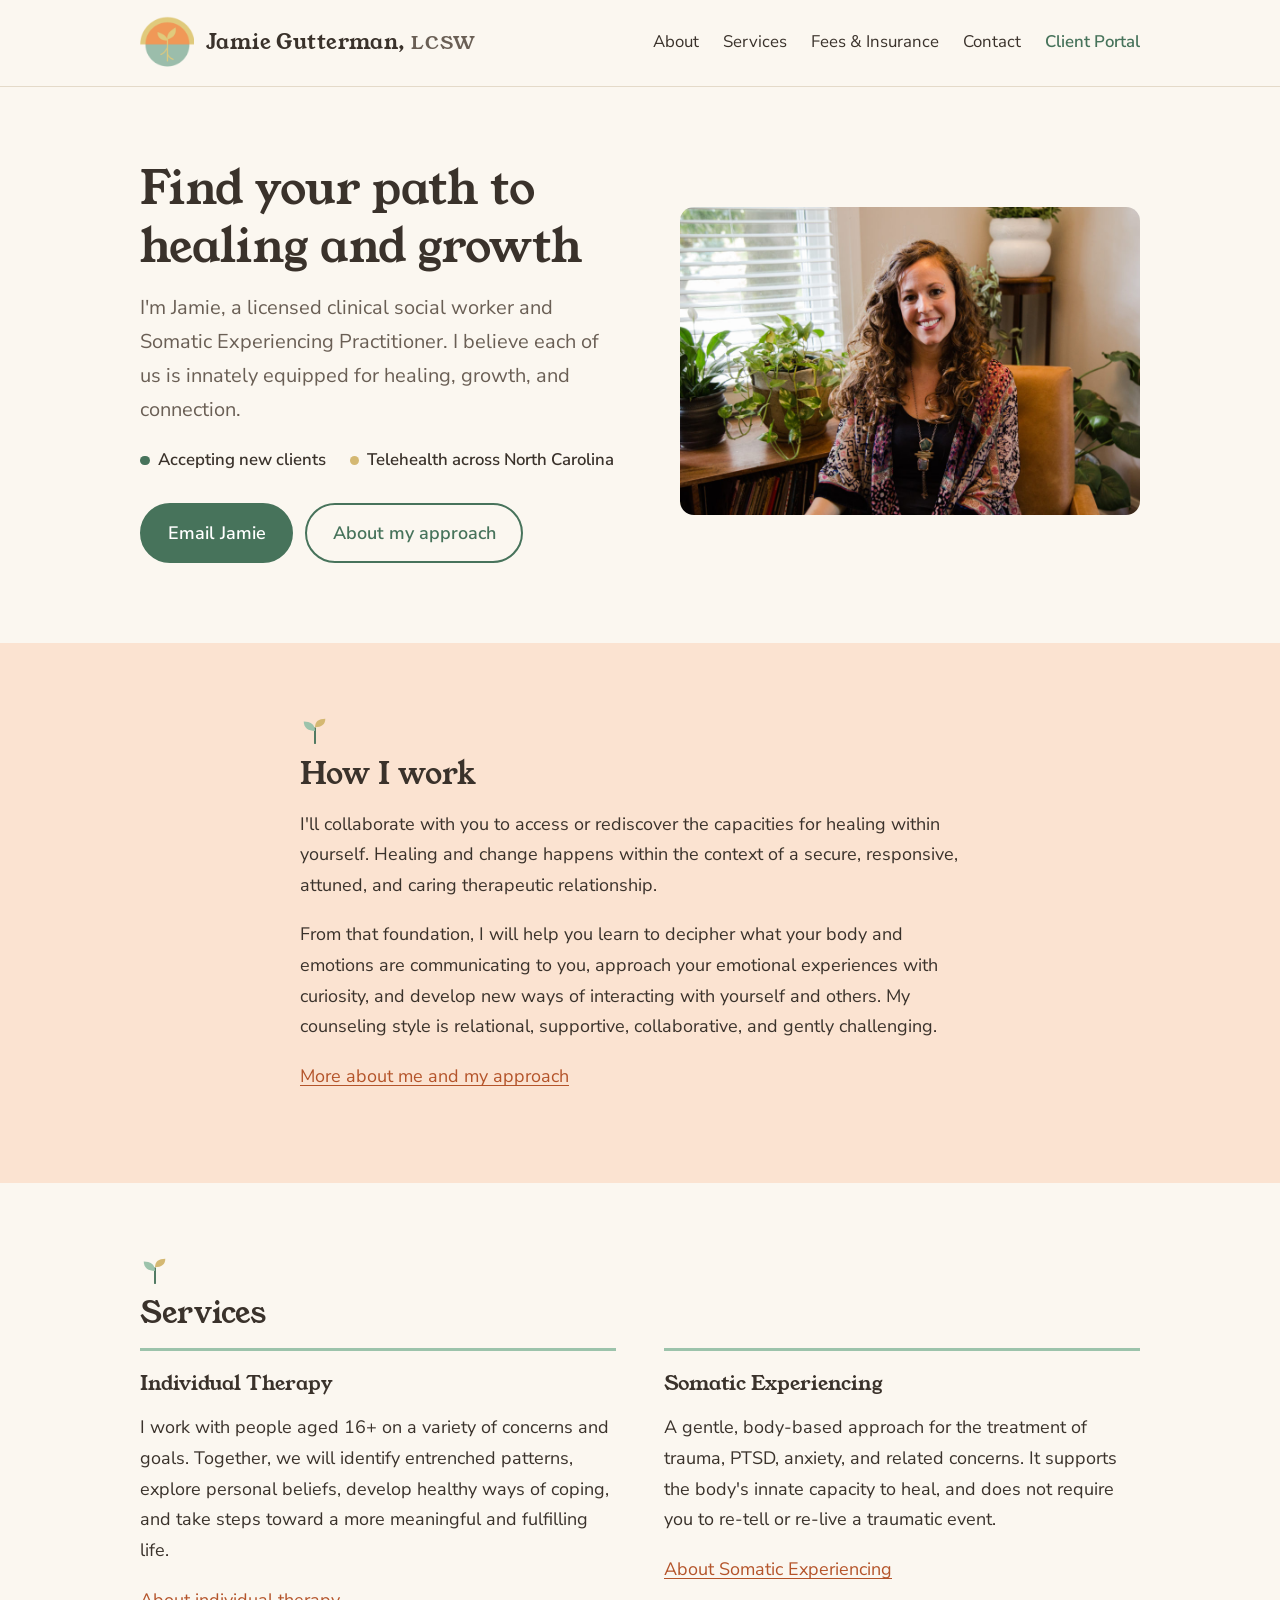
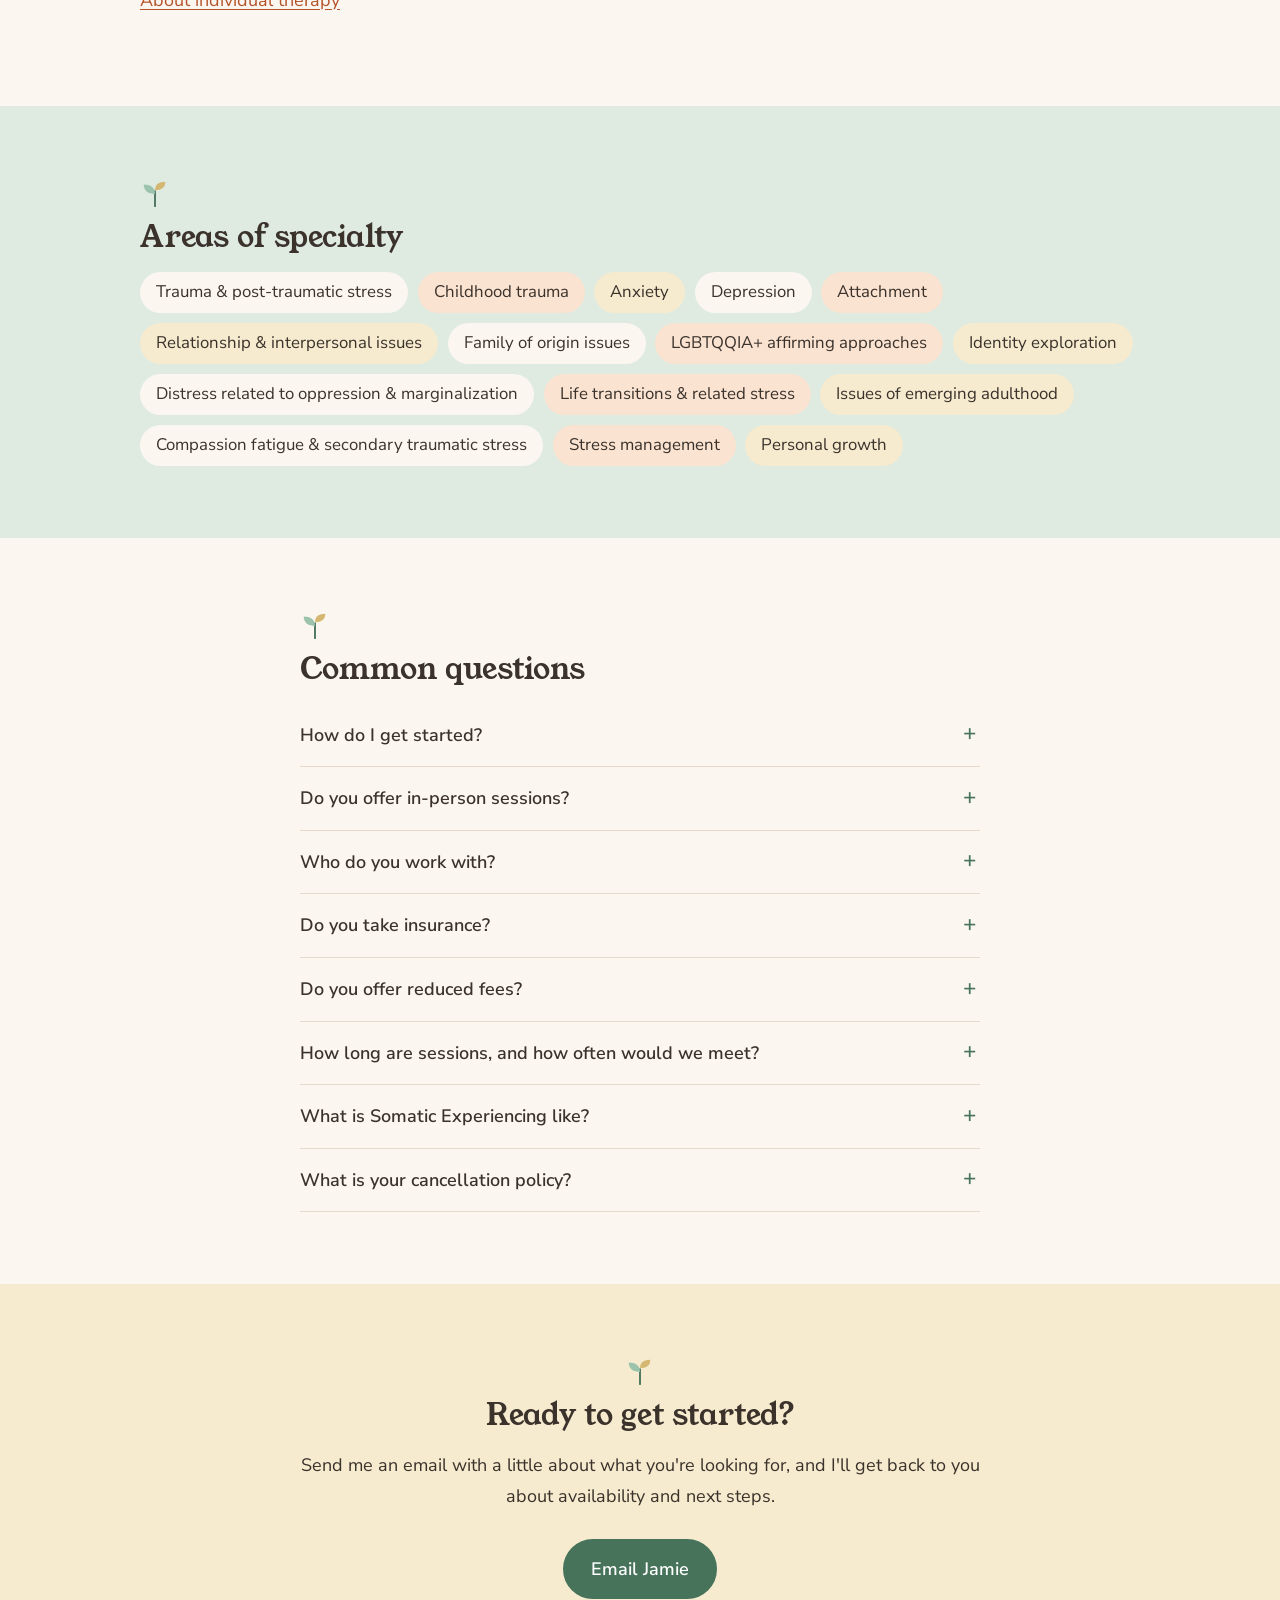
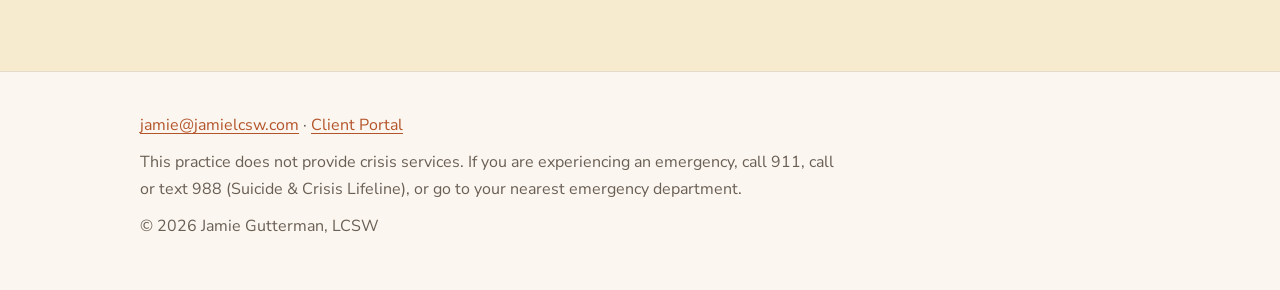
<file: index.html>
<!DOCTYPE html>
<html lang="en">
<head>
  <meta charset="UTF-8">
  <meta name="viewport" content="width=device-width, initial-scale=1">
  <title>Jamie Gutterman, LCSW | Therapy &amp; Somatic Experiencing</title>
  <meta name="description" content="Jamie Gutterman is a licensed clinical social worker and Somatic Experiencing Practitioner offering individual therapy via telehealth.">
  <link rel="canonical" href="https://jamieguttermantherapy.com/">
  <meta property="og:type" content="website">
  <meta property="og:title" content="Jamie Gutterman, LCSW | Therapy &amp; Somatic Experiencing">
  <meta property="og:description" content="Jamie Gutterman is a licensed clinical social worker and Somatic Experiencing Practitioner offering individual therapy via telehealth.">
  <meta property="og:image" content="https://jamieguttermantherapy.com/assets/jamie-portrait-2.jpg">
  <link rel="icon" type="image/png" href="assets/favicon.png">
  <link rel="preconnect" href="https://fonts.googleapis.com">
  <link rel="preconnect" href="https://fonts.gstatic.com" crossorigin>
  <link href="https://fonts.googleapis.com/css2?family=Nunito+Sans:wght@400;600&amp;family=Young+Serif&amp;display=swap" rel="stylesheet">
  <link rel="stylesheet" href="css/style.css">
  <script type="application/ld+json">
  {
    "@context": "https://schema.org",
    "@type": "ProfessionalService",
    "name": "Jamie Gutterman, LCSW",
    "description": "Individual therapy and Somatic Experiencing via telehealth.",
    "url": "https://jamieguttermantherapy.com/",
    "email": "jamie@jamielcsw.com",
    "image": "https://jamieguttermantherapy.com/assets/jamie-portrait-2.jpg",
    "logo": "https://jamieguttermantherapy.com/assets/logo.png"
  }
  </script>
</head>
<body>
  <a class="skip-link" href="#main">Skip to content</a>

  <header class="site-header">
    <div class="wrap">
      <a class="logo" href="./">
        <img src="assets/favicon.png" alt="" width="136" height="136">
        <span>Jamie Gutterman, <abbr>LCSW</abbr></span>
      </a>
      <a class="portal-top" href="https://jamie-gutterman.clientsecure.me">Client Portal</a>
      <nav class="site-nav" aria-label="Main">
        <ul>
          <li><a href="about.html">About</a></li>
          <li><a href="services.html">Services</a></li>
          <li><a href="fees.html">Fees &amp; Insurance</a></li>
          <li><a href="contact.html">Contact</a></li>
          <li class="portal-item"><a class="portal" href="https://jamie-gutterman.clientsecure.me">Client Portal</a></li>
        </ul>
      </nav>
    </div>
  </header>

  <main id="main">
    <section class="hero">
      <div class="wrap">
        <div>
          <h1>Find your path to healing and growth</h1>
          <p class="lede">I'm Jamie, a licensed clinical social worker and Somatic Experiencing Practitioner. I believe each of us is innately equipped for healing, growth, and connection.</p>
          <!-- TODO (Jamie to confirm): licensed state(s) and whether she is accepting new clients or keeping a waitlist. -->
          <ul class="availability">
            <li>Accepting new clients</li>
            <li>Telehealth across North Carolina</li>
          </ul>
          <div class="actions">
            <a class="btn" href="mailto:jamie@jamielcsw.com">Email Jamie</a>
            <a class="btn btn-quiet" href="about.html">About my approach</a>
          </div>
        </div>
        <div class="hero-photo">
          <img src="assets/jamie-portrait-2.jpg" alt="Jamie Gutterman seated in her office, smiling" width="1024" height="683">
        </div>
      </div>
    </section>

    <section class="section section-peach">
      <div class="wrap narrow">
        <h2>How I work</h2>
        <p>I'll collaborate with you to access or rediscover the capacities for healing within yourself. Healing and change happens within the context of a secure, responsive, attuned, and caring therapeutic relationship.</p>
        <p>From that foundation, I will help you learn to decipher what your body and emotions are communicating to you, approach your emotional experiences with curiosity, and develop new ways of interacting with yourself and others. My counseling style is relational, supportive, collaborative, and gently challenging.</p>
        <p><a href="about.html">More about me and my approach</a></p>
      </div>
    </section>

    <section class="section">
      <div class="wrap">
        <h2>Services</h2>
        <div class="two-up">
          <div>
            <h3>Individual Therapy</h3>
            <p>I work with people aged 16+ on a variety of concerns and goals. Together, we will identify entrenched patterns, explore personal beliefs, develop healthy ways of coping, and take steps toward a more meaningful and fulfilling life.</p>
            <p><a href="services.html#individual">About individual therapy</a></p>
          </div>
          <div>
            <h3>Somatic Experiencing</h3>
            <p>A gentle, body-based approach for the treatment of trauma, PTSD, anxiety, and related concerns. It supports the body's innate capacity to heal, and does not require you to re-tell or re-live a traumatic event.</p>
            <p><a href="services.html#somatic">About Somatic Experiencing</a></p>
          </div>
        </div>
      </div>
    </section>

    <section class="section section-sage">
      <div class="wrap">
        <h2>Areas of specialty</h2>
        <ul class="pills">
          <li>Trauma &amp; post-traumatic stress</li>
          <li>Childhood trauma</li>
          <li>Anxiety</li>
          <li>Depression</li>
          <li>Attachment</li>
          <li>Relationship &amp; interpersonal issues</li>
          <li>Family of origin issues</li>
          <li>LGBTQQIA+ affirming approaches</li>
          <li>Identity exploration</li>
          <li>Distress related to oppression &amp; marginalization</li>
          <li>Life transitions &amp; related stress</li>
          <li>Issues of emerging adulthood</li>
          <li>Compassion fatigue &amp; secondary traumatic stress</li>
          <li>Stress management</li>
          <li>Personal growth</li>
        </ul>
      </div>
    </section>

    <section class="section">
      <div class="wrap narrow faq">
        <h2>Common questions</h2>
        <!-- TODO (Jamie to review): these answers are drawn from her existing site copy. -->
        <details>
          <summary>How do I get started?</summary>
          <p>Email me at <a href="mailto:jamie@jamielcsw.com">jamie@jamielcsw.com</a>. I schedule all appointments myself, so I'll reply directly about availability and next steps.</p>
        </details>
        <details>
          <summary>Do you offer in-person sessions?</summary>
          <p>I am exclusively practicing via telehealth at this time.</p>
        </details>
        <details>
          <summary>Who do you work with?</summary>
          <p>I work with individuals aged 16 and up on a variety of concerns and goals. You can see my <a href="services.html">services</a> and areas of specialty for more.</p>
        </details>
        <details>
          <summary>Do you take insurance?</summary>
          <p>I am an out-of-network provider with all insurance companies. You pay me directly, I provide a "super bill" for services rendered, and you can request reimbursement from your health insurance provider. See <a href="fees.html#insurance">Fees &amp; Insurance</a> for questions to ask your insurer.</p>
        </details>
        <details>
          <summary>Do you offer reduced fees?</summary>
          <p>The accessibility of therapy is important to me. Reduced fee options for psychotherapy services are available on an as-needed basis. Please contact me to discuss fee options and availability.</p>
        </details>
        <details>
          <summary>How long are sessions, and how often would we meet?</summary>
          <p>Individual sessions are 50 minutes. Most clients meet weekly or every other week in a consistent appointment slot, which is typically the most helpful for therapeutic change.</p>
        </details>
        <details>
          <summary>What is Somatic Experiencing like?</summary>
          <p>Somatic Experiencing is a gentle, body-based approach that supports the body's innate capacity to heal after overwhelming experiences. It does not require you to re-tell or re-live a traumatic event. <a href="services.html#somatic">Read more about Somatic Experiencing</a>.</p>
        </details>
        <details>
          <summary>What is your cancellation policy?</summary>
          <p>I ask for 24 hours notice by email or voice mail for cancellations. The full policy is on the <a href="fees.html#policies">Fees &amp; Insurance</a> page.</p>
        </details>
      </div>
    </section>

    <section class="section section-gold cta">
      <div class="wrap narrow">
        <h2>Ready to get started?</h2>
        <p>Send me an email with a little about what you're looking for, and I'll get back to you about availability and next steps.</p>
        <div class="actions">
          <a class="btn" href="mailto:jamie@jamielcsw.com">Email Jamie</a>
        </div>
      </div>
    </section>
  </main>

  <footer class="site-footer">
    <div class="wrap">
      <p><a href="mailto:jamie@jamielcsw.com">jamie@jamielcsw.com</a> &middot; <a href="https://jamie-gutterman.clientsecure.me">Client Portal</a></p>
      <p class="crisis">This practice does not provide crisis services. If you are experiencing an emergency, call 911, call or text 988 (Suicide &amp; Crisis Lifeline), or go to your nearest emergency department.</p>
      <p>&copy; 2026 Jamie Gutterman, LCSW</p>
    </div>
  </footer>
</body>
</html>
</file>
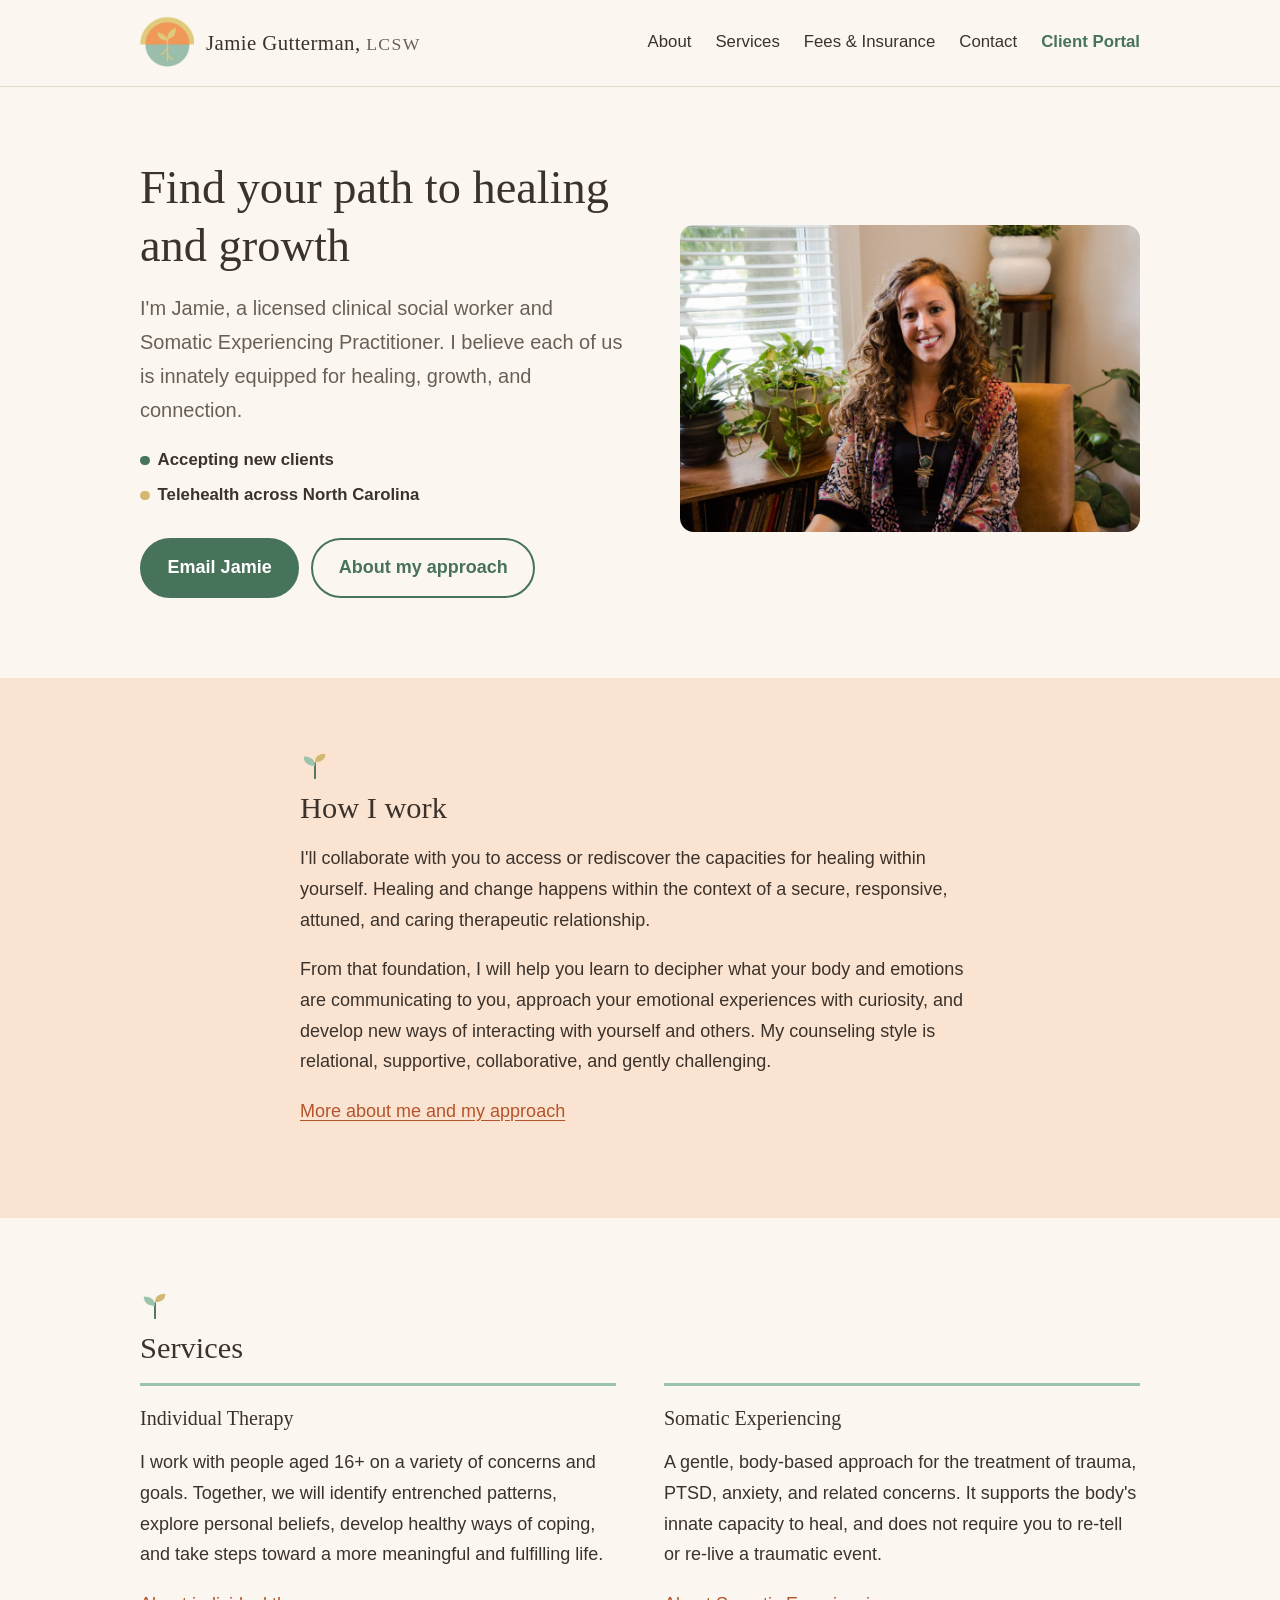
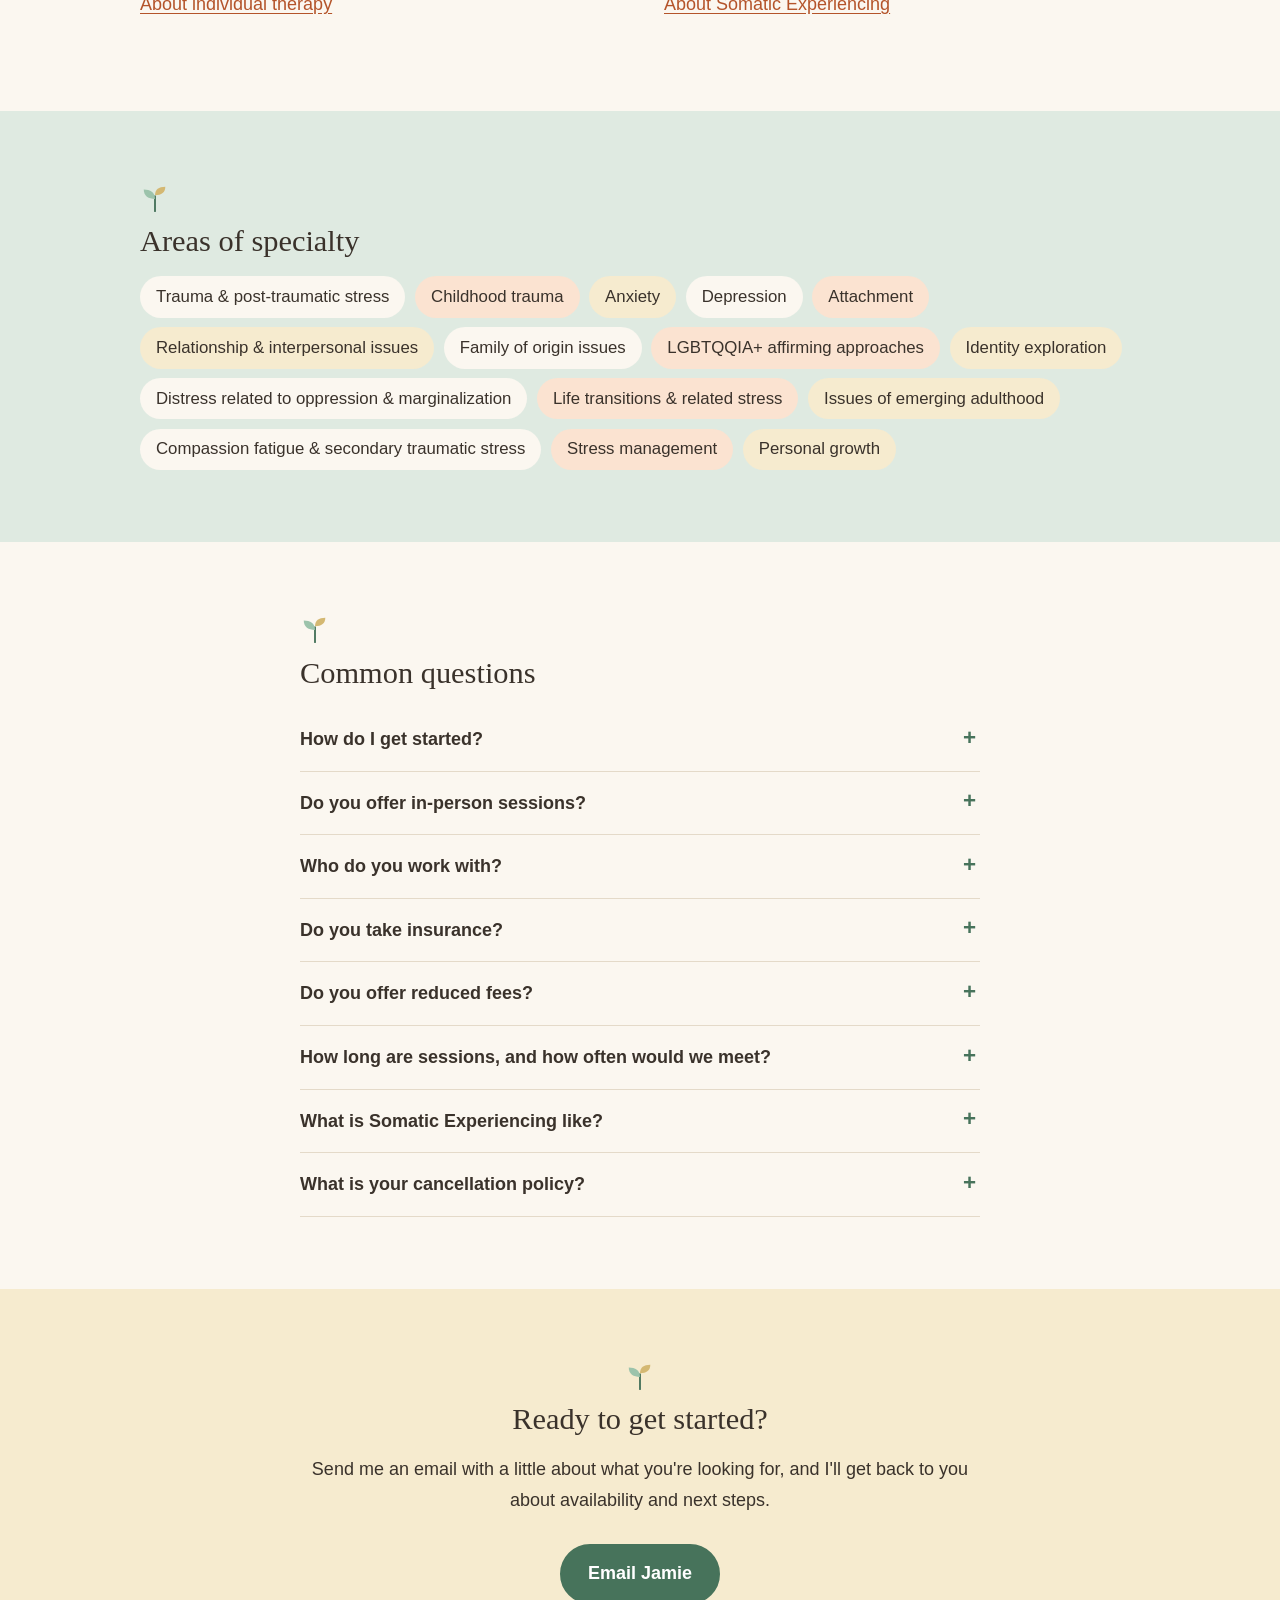
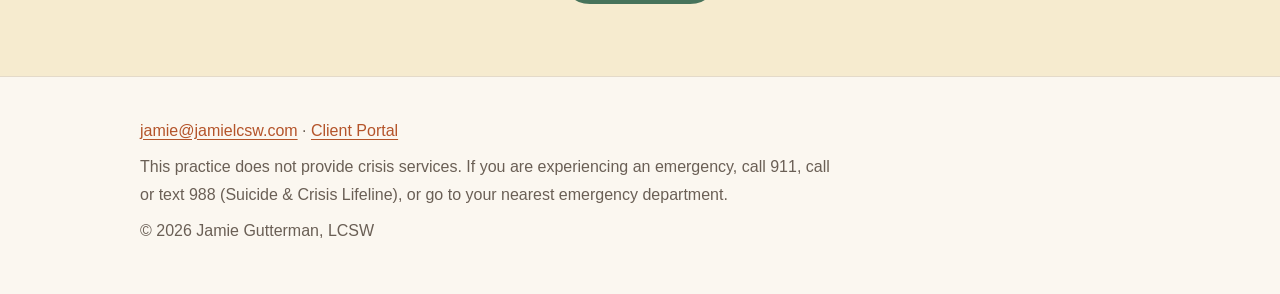
<file: home/index.html>
<!DOCTYPE html>
<html lang="en">
<head>
  <meta charset="UTF-8">
  <title>Jamie Gutterman, LCSW</title>
  <meta name="robots" content="noindex">
  <link rel="canonical" href="https://jamieguttermantherapy.com/">
  <meta http-equiv="refresh" content="0; url=../">
</head>
<body>
  <p>This page has moved. <a href="../">Continue to the new page</a>.</p>
</body>
</html>
</file>
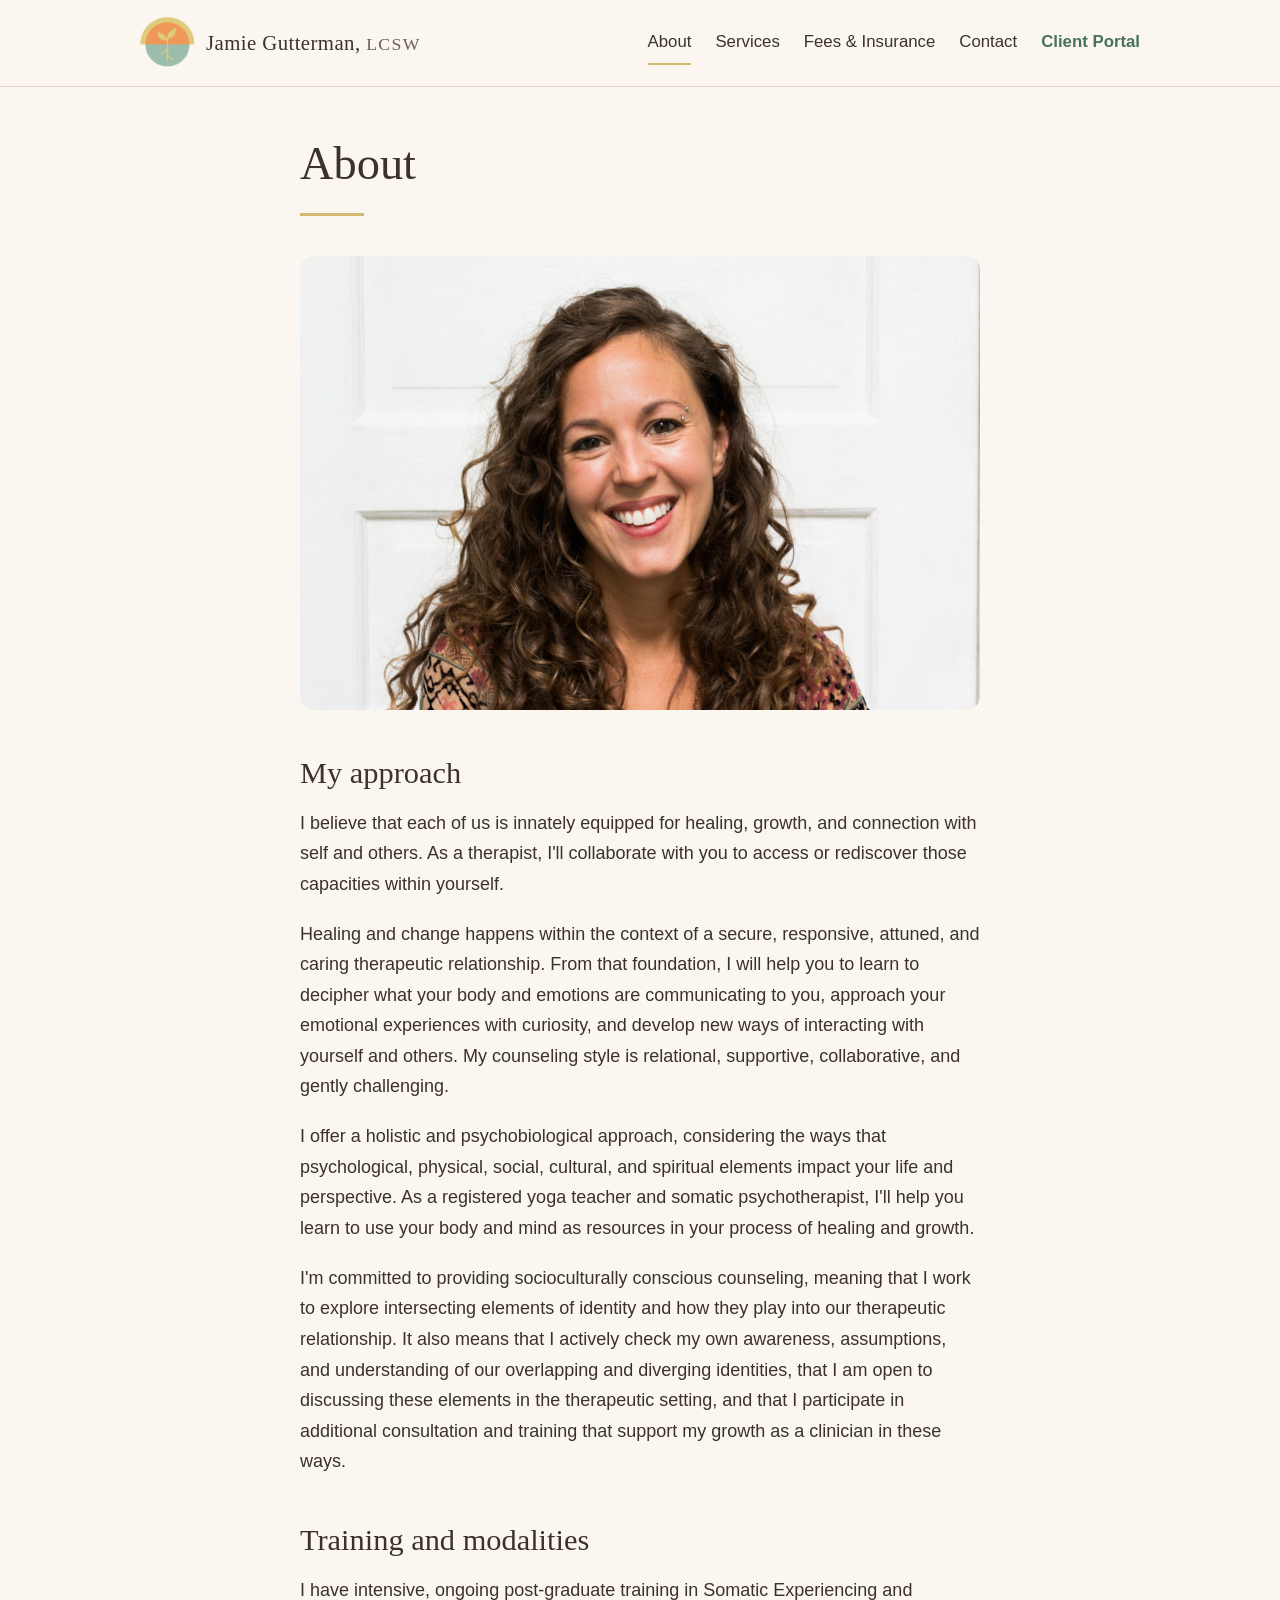
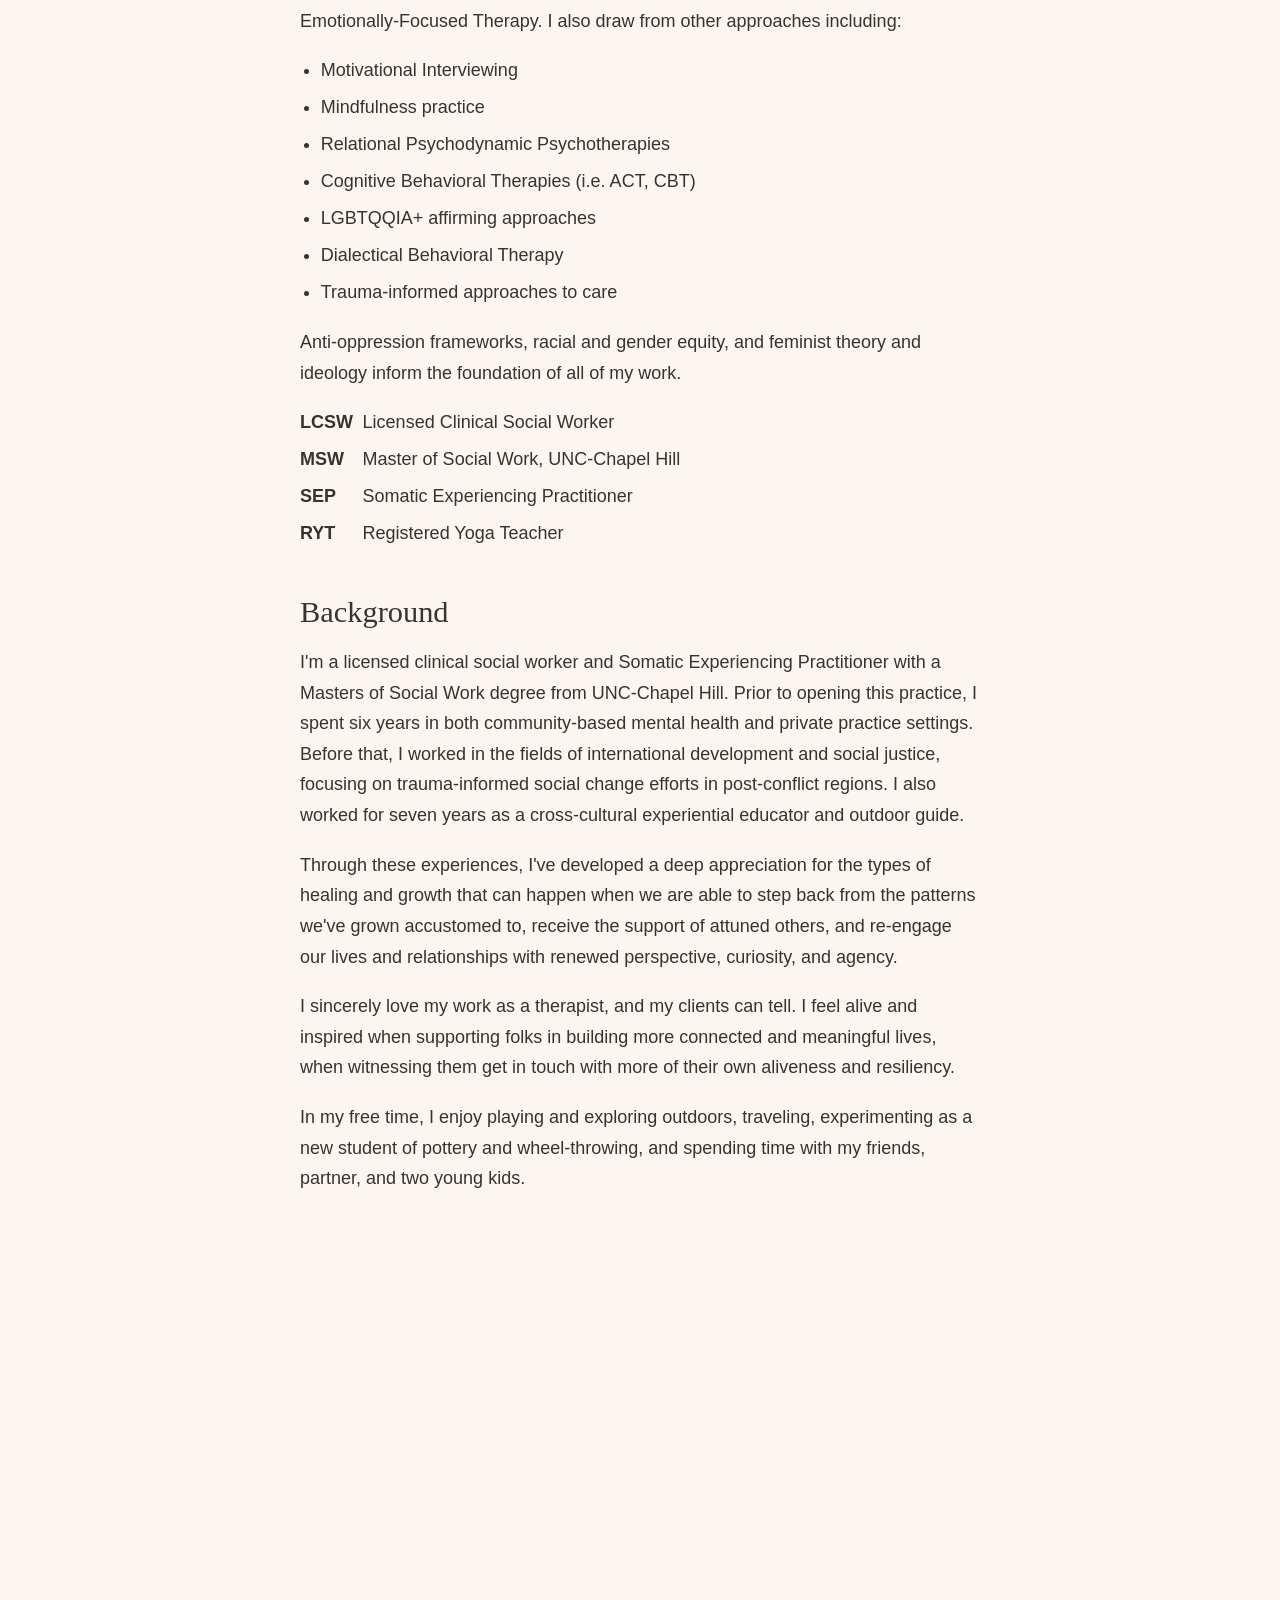
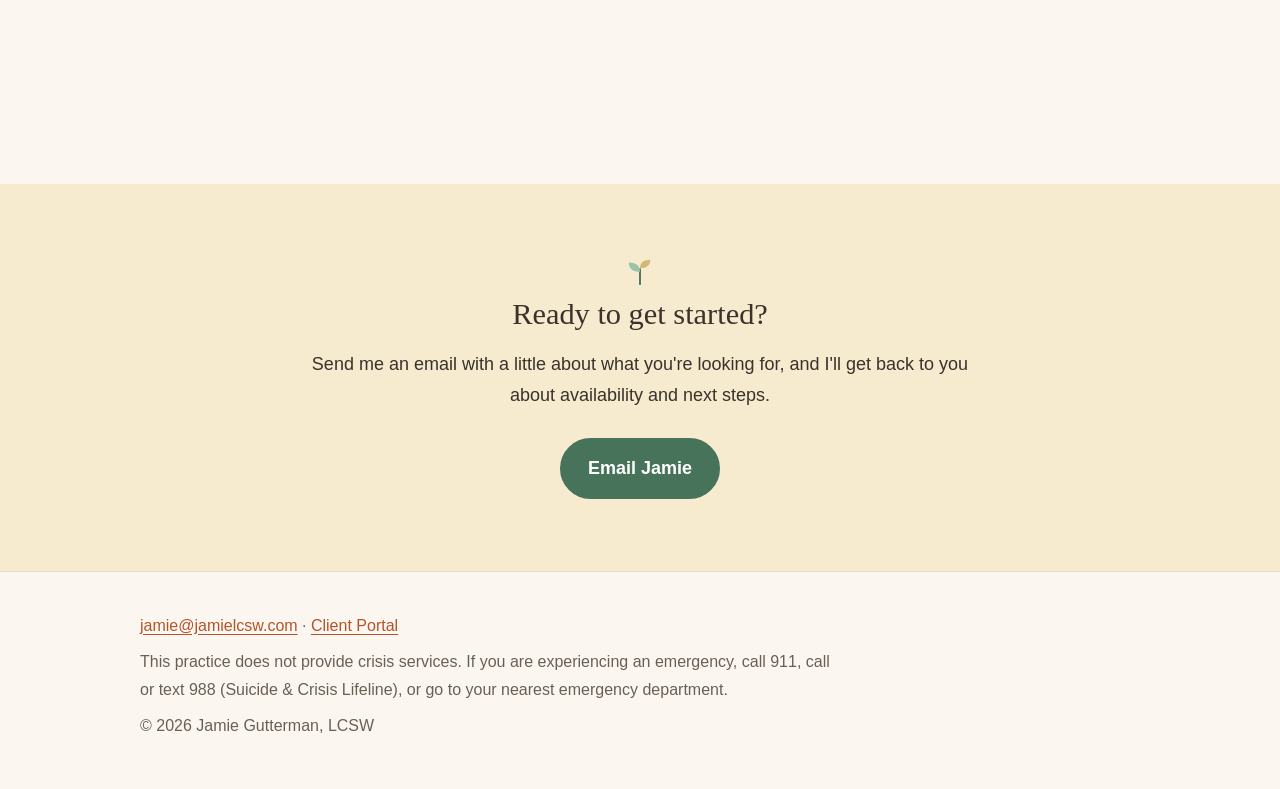
<file: home/about/index.html>
<!DOCTYPE html>
<html lang="en">
<head>
  <meta charset="UTF-8">
  <title>Jamie Gutterman, LCSW</title>
  <meta name="robots" content="noindex">
  <link rel="canonical" href="https://jamieguttermantherapy.com/about.html">
  <meta http-equiv="refresh" content="0; url=../../about.html">
</head>
<body>
  <p>This page has moved. <a href="../../about.html">Continue to the new page</a>.</p>
</body>
</html>
</file>
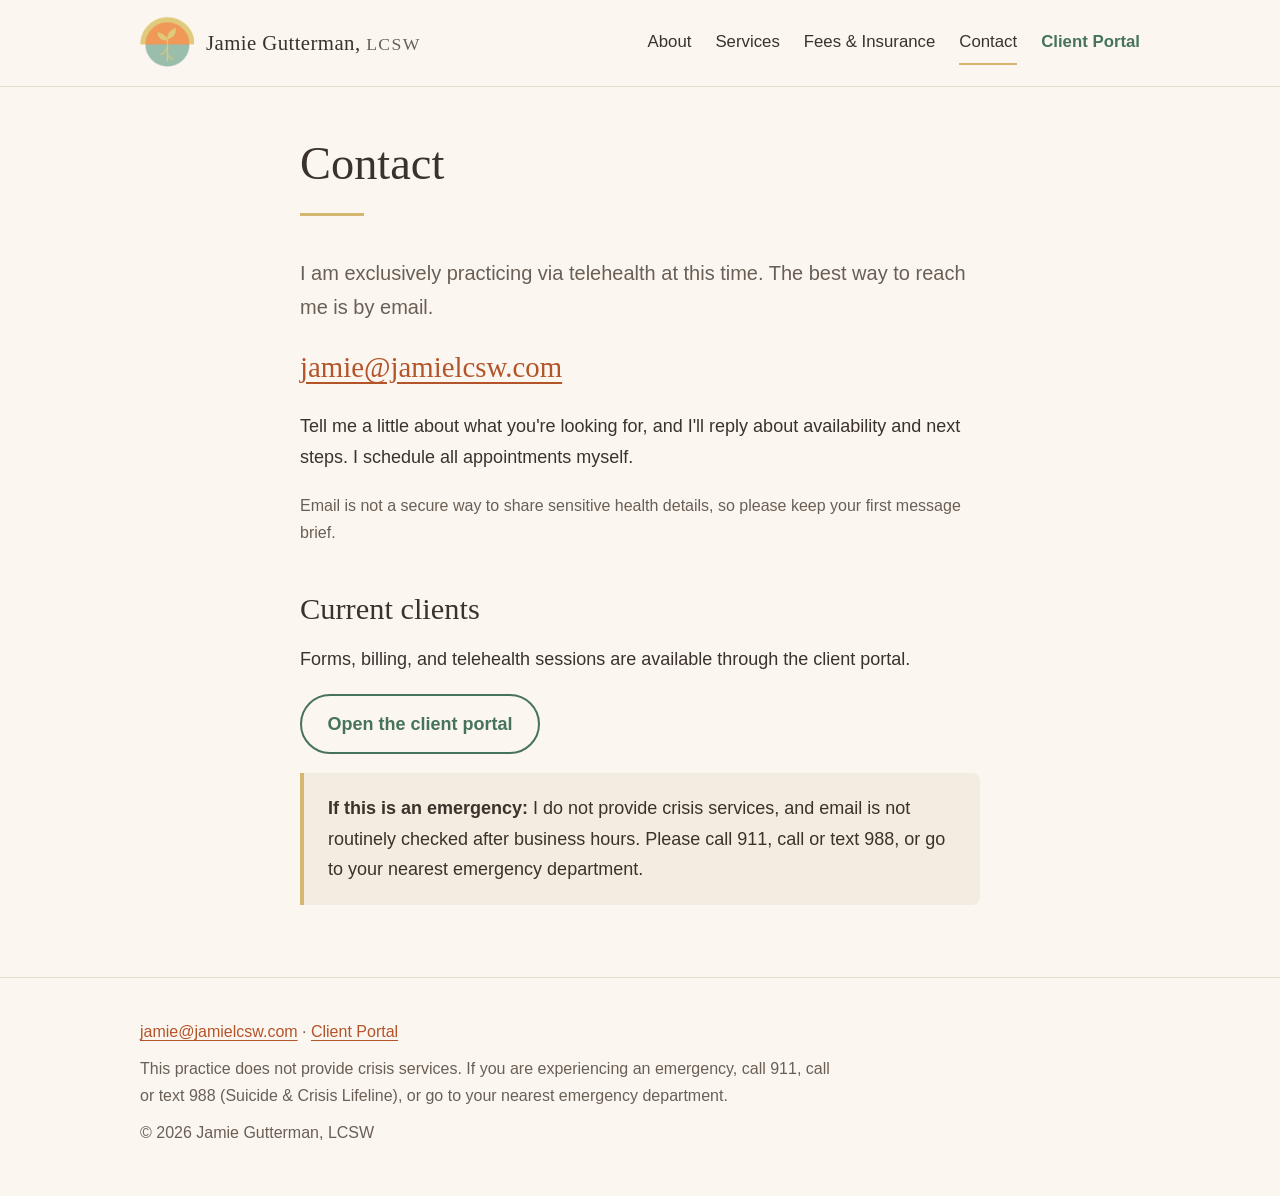
<file: home/contact/index.html>
<!DOCTYPE html>
<html lang="en">
<head>
  <meta charset="UTF-8">
  <title>Jamie Gutterman, LCSW</title>
  <meta name="robots" content="noindex">
  <link rel="canonical" href="https://jamieguttermantherapy.com/contact.html">
  <meta http-equiv="refresh" content="0; url=../../contact.html">
</head>
<body>
  <p>This page has moved. <a href="../../contact.html">Continue to the new page</a>.</p>
</body>
</html>
</file>
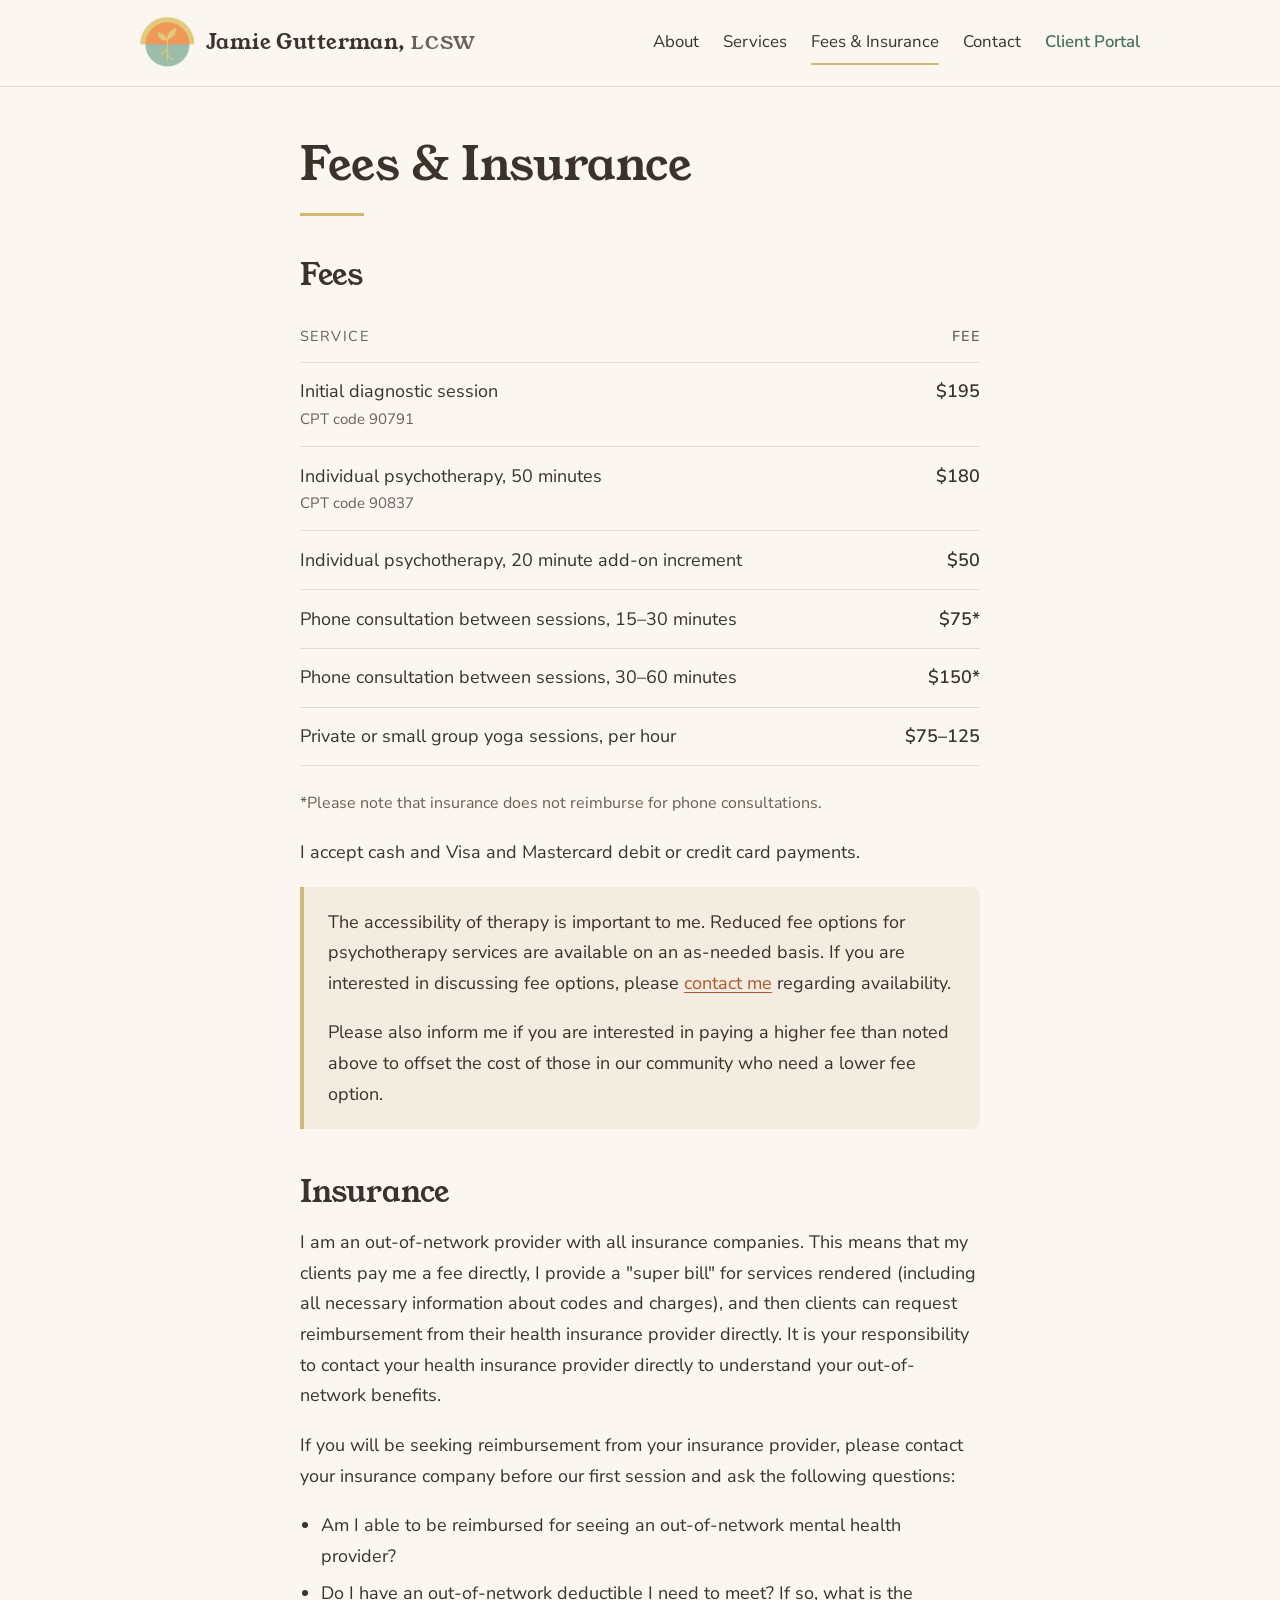
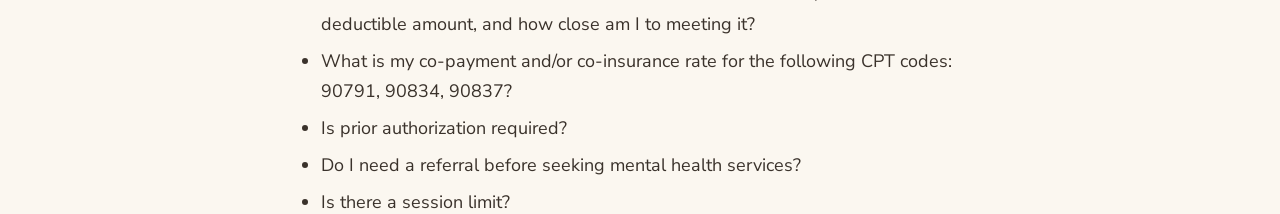
<file: home/fees-insurance/index.html>
<!DOCTYPE html>
<html lang="en">
<head>
  <meta charset="UTF-8">
  <title>Jamie Gutterman, LCSW</title>
  <meta name="robots" content="noindex">
  <link rel="canonical" href="https://jamieguttermantherapy.com/fees.html">
  <meta http-equiv="refresh" content="0; url=../../fees.html">
</head>
<body>
  <p>This page has moved. <a href="../../fees.html">Continue to the new page</a>.</p>
</body>
</html>
</file>
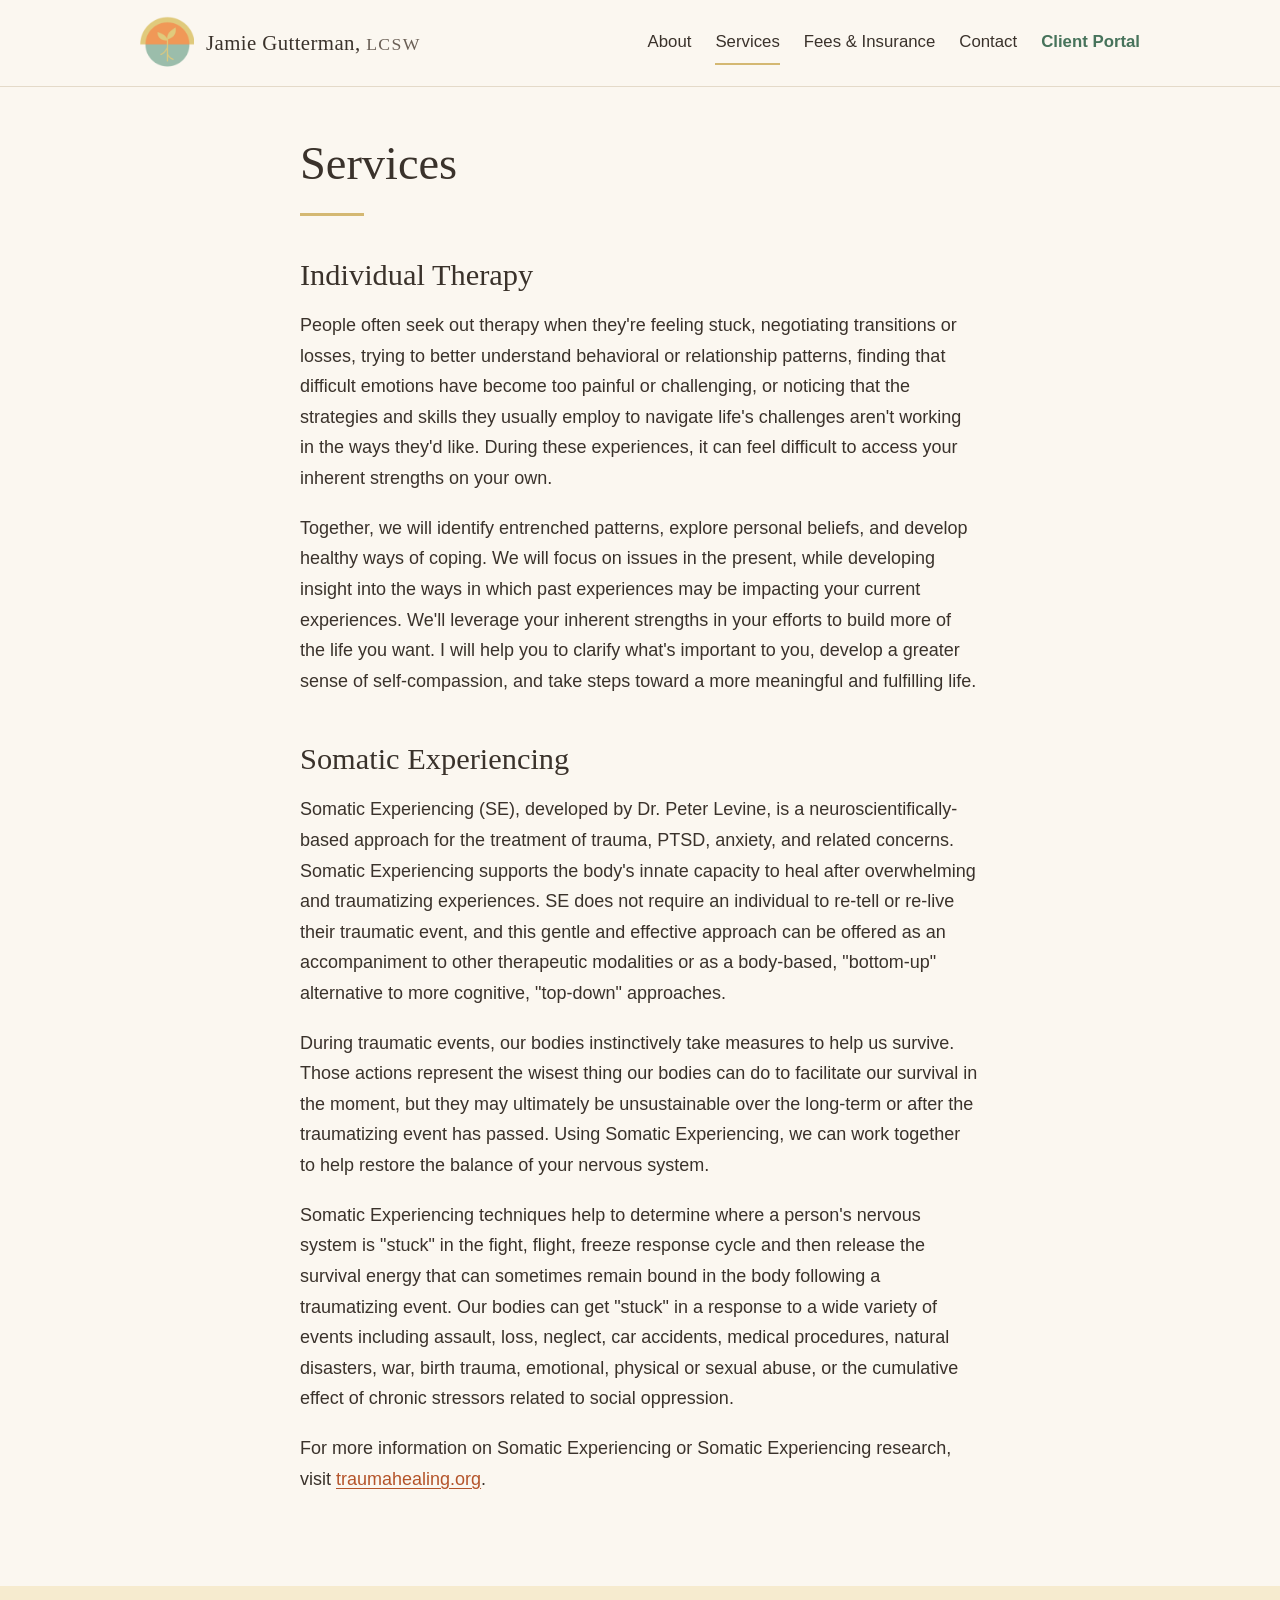
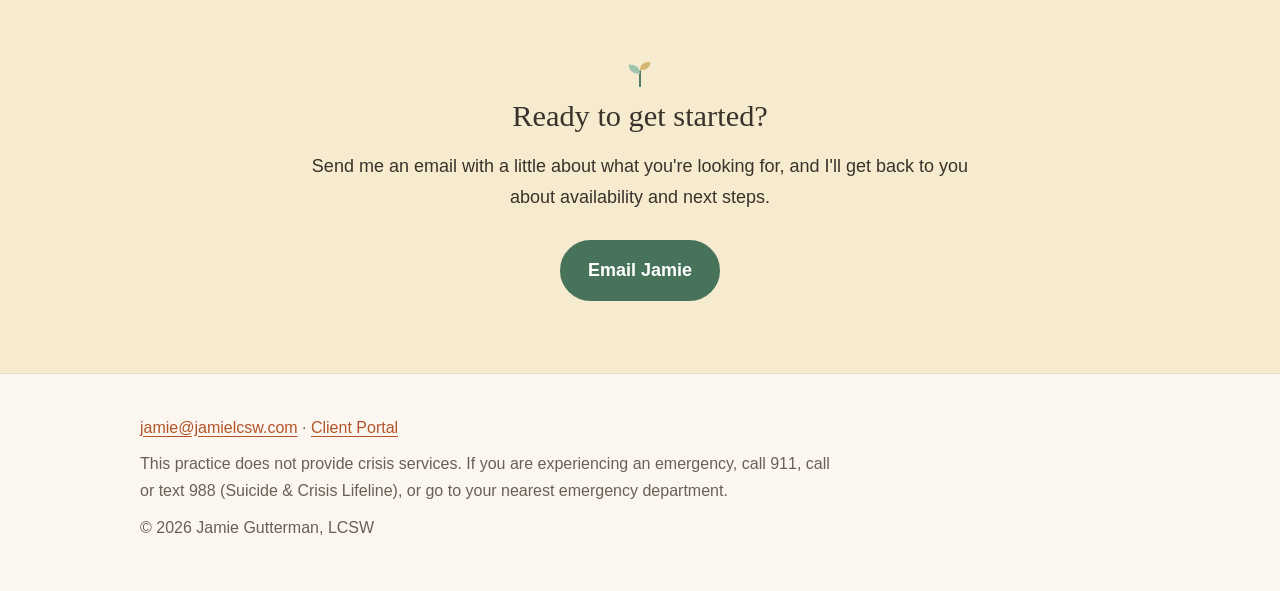
<file: home/individual-therapy/index.html>
<!DOCTYPE html>
<html lang="en">
<head>
  <meta charset="UTF-8">
  <title>Jamie Gutterman, LCSW</title>
  <meta name="robots" content="noindex">
  <link rel="canonical" href="https://jamieguttermantherapy.com/services.html">
  <meta http-equiv="refresh" content="0; url=../../services.html#individual">
</head>
<body>
  <p>This page has moved. <a href="../../services.html#individual">Continue to the new page</a>.</p>
</body>
</html>
</file>
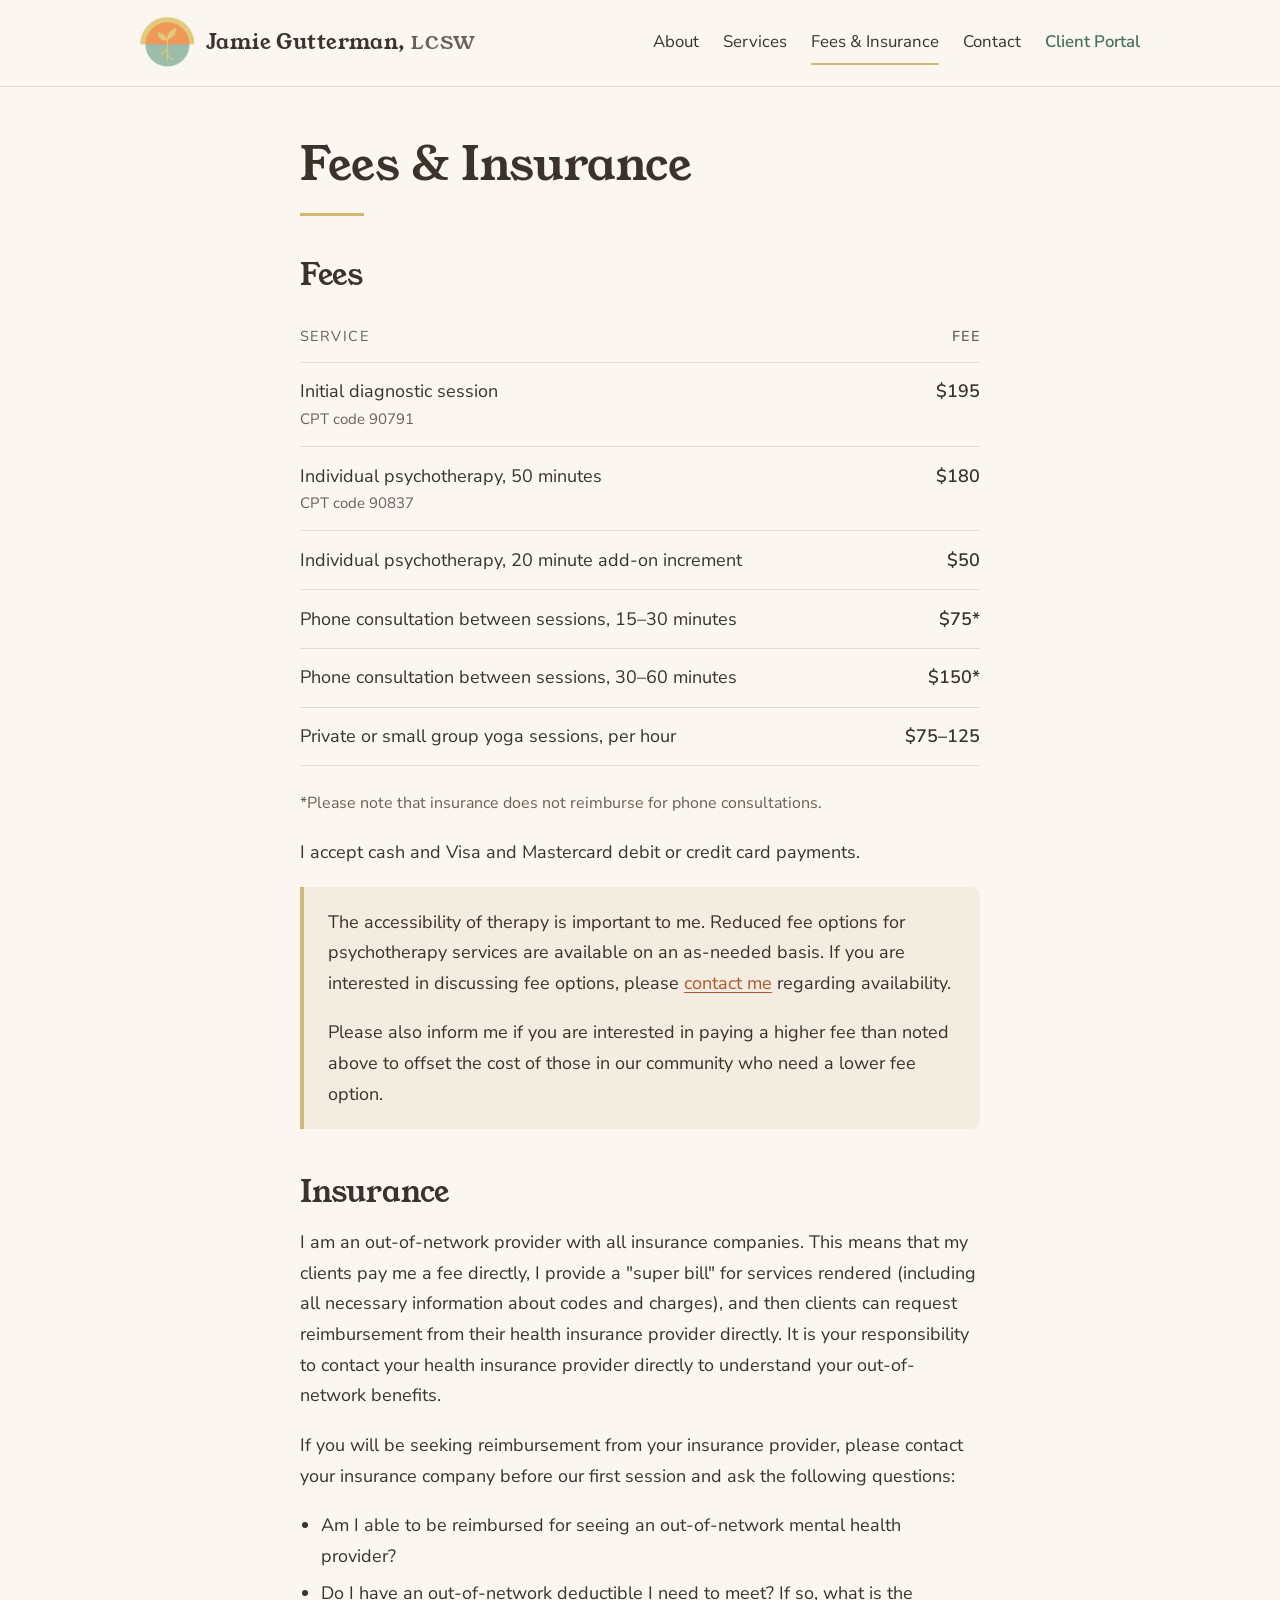
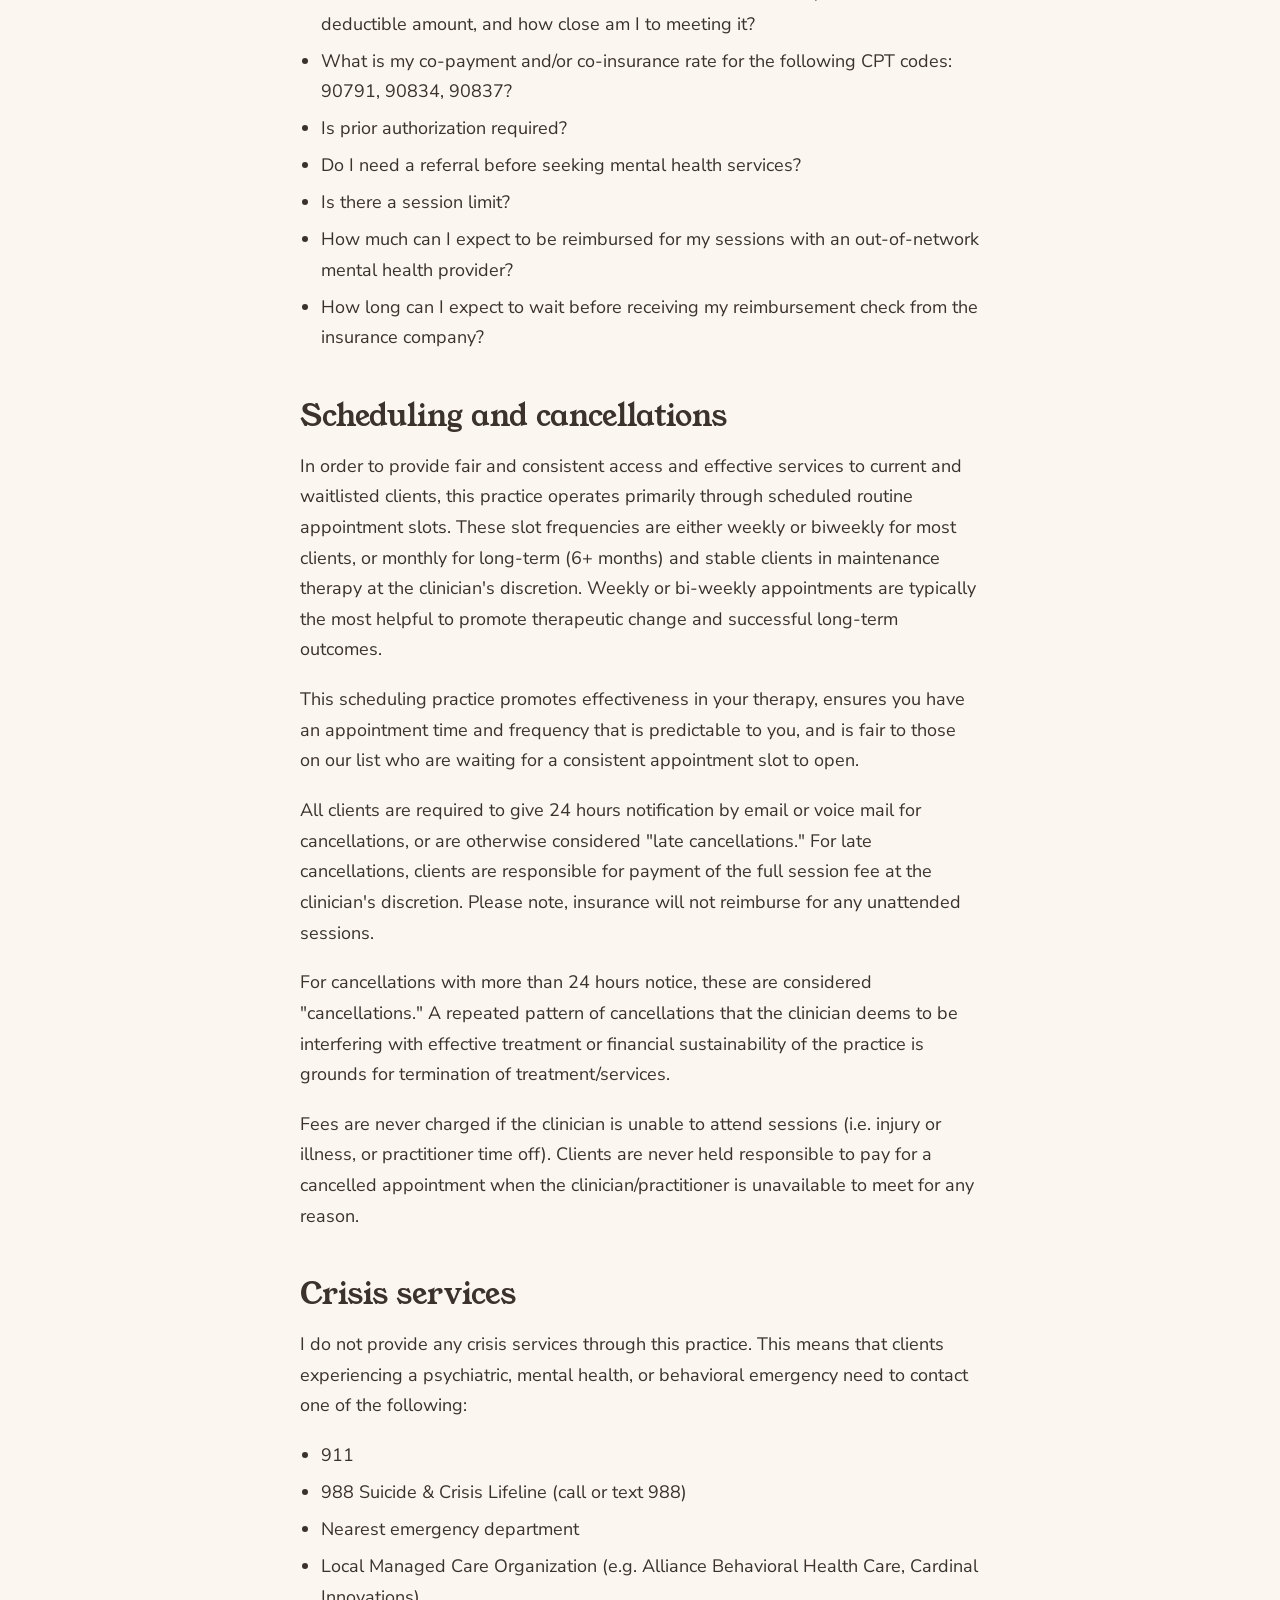
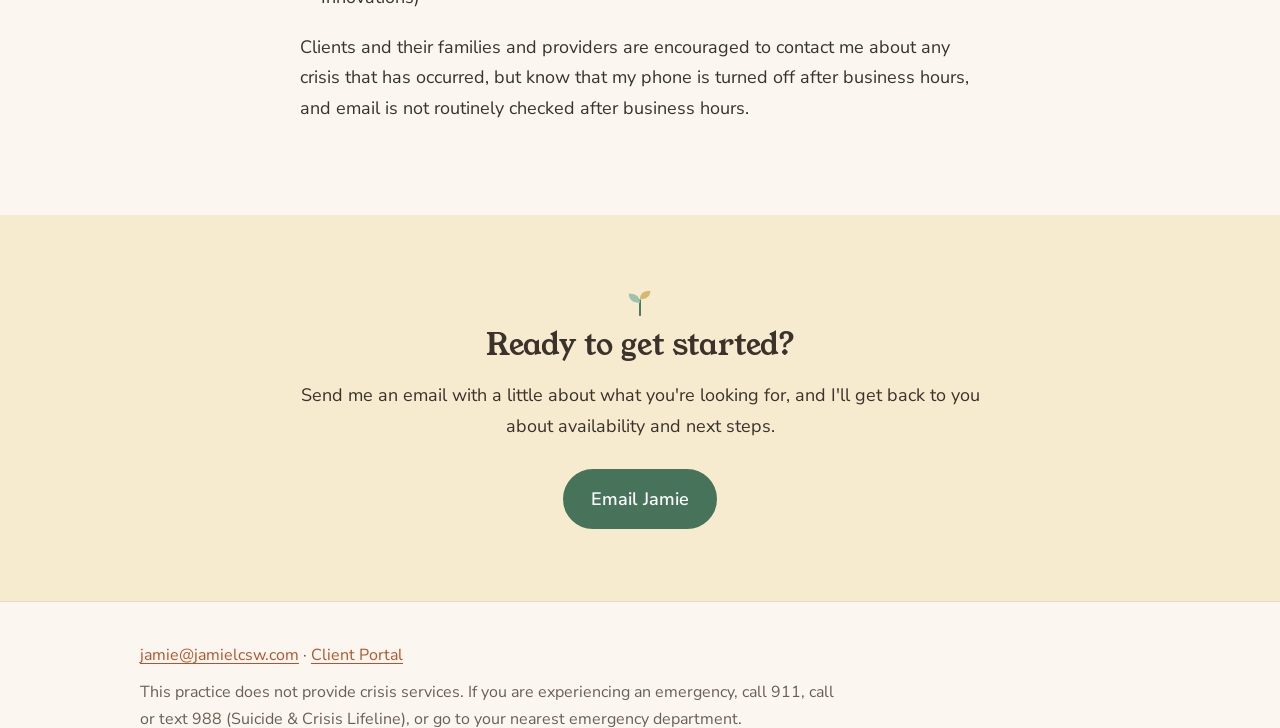
<file: home/policies/index.html>
<!DOCTYPE html>
<html lang="en">
<head>
  <meta charset="UTF-8">
  <title>Jamie Gutterman, LCSW</title>
  <meta name="robots" content="noindex">
  <link rel="canonical" href="https://jamieguttermantherapy.com/fees.html">
  <meta http-equiv="refresh" content="0; url=../../fees.html#policies">
</head>
<body>
  <p>This page has moved. <a href="../../fees.html#policies">Continue to the new page</a>.</p>
</body>
</html>
</file>
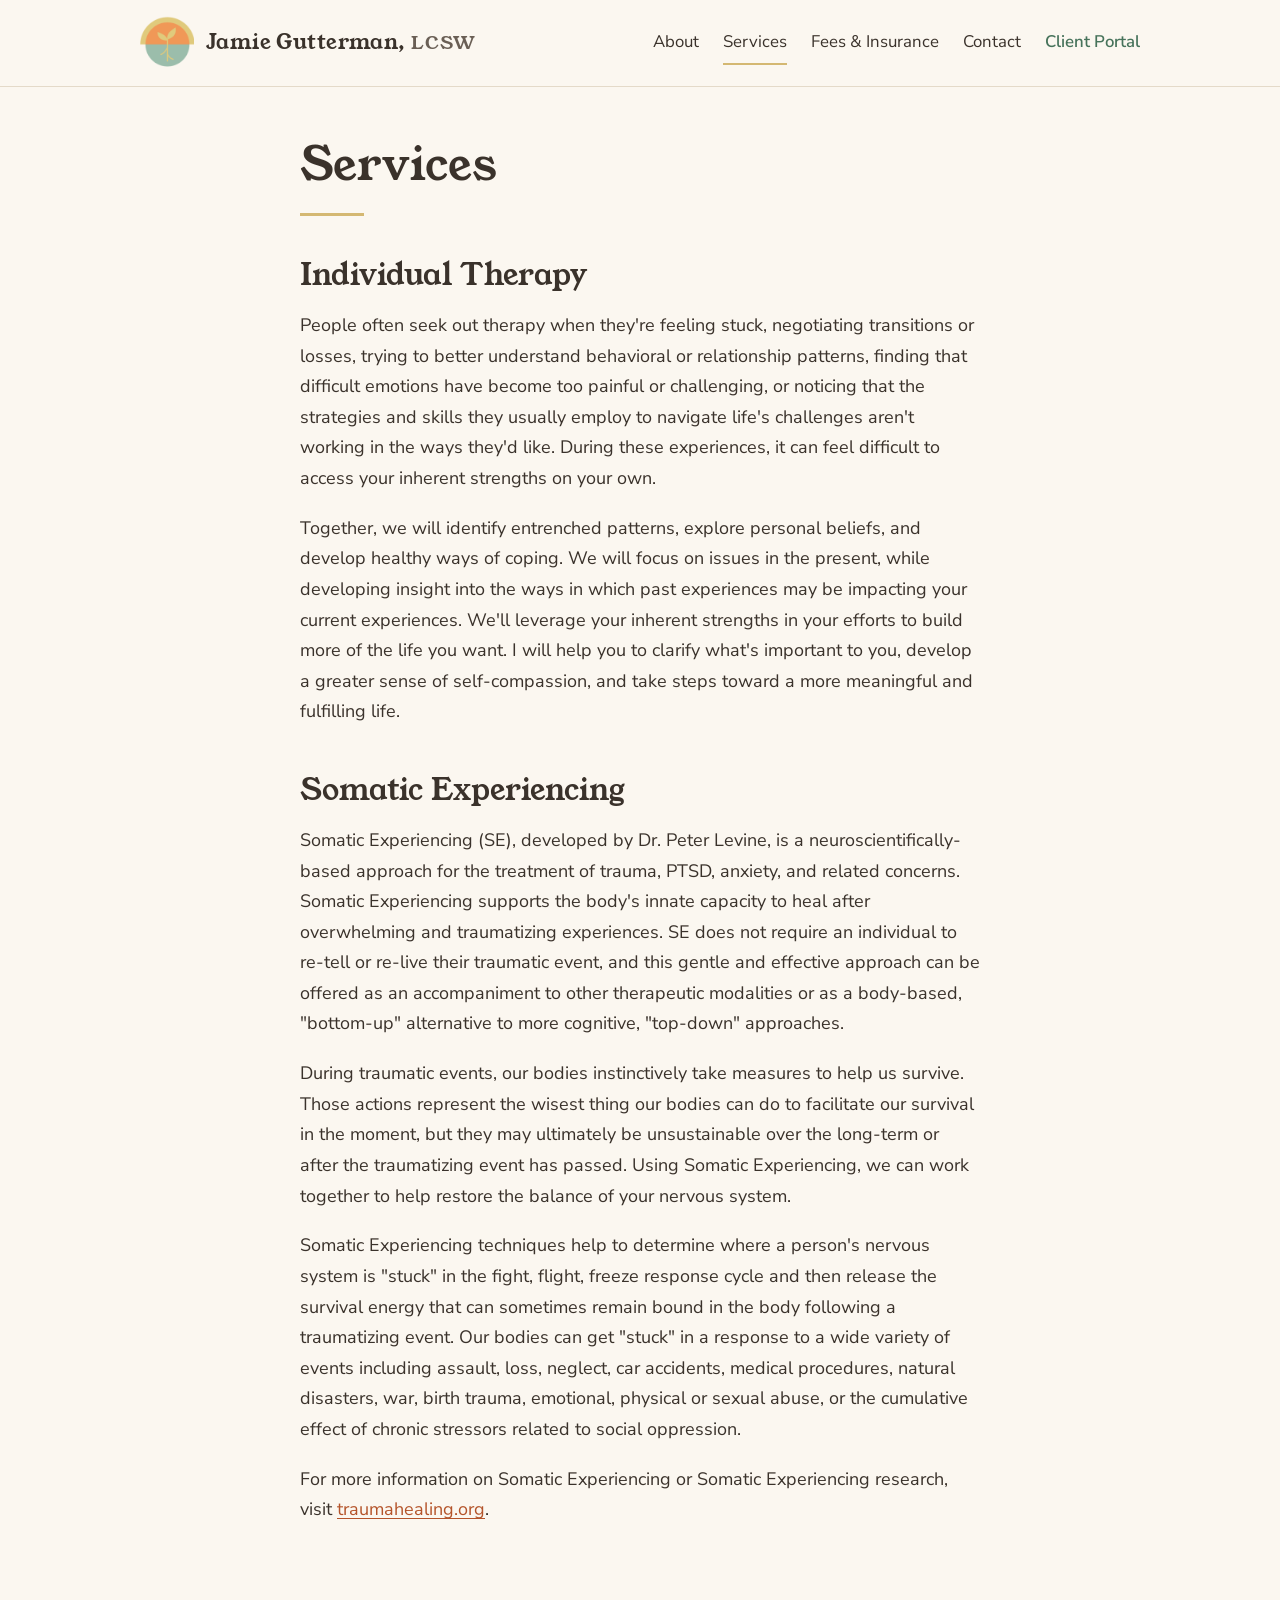
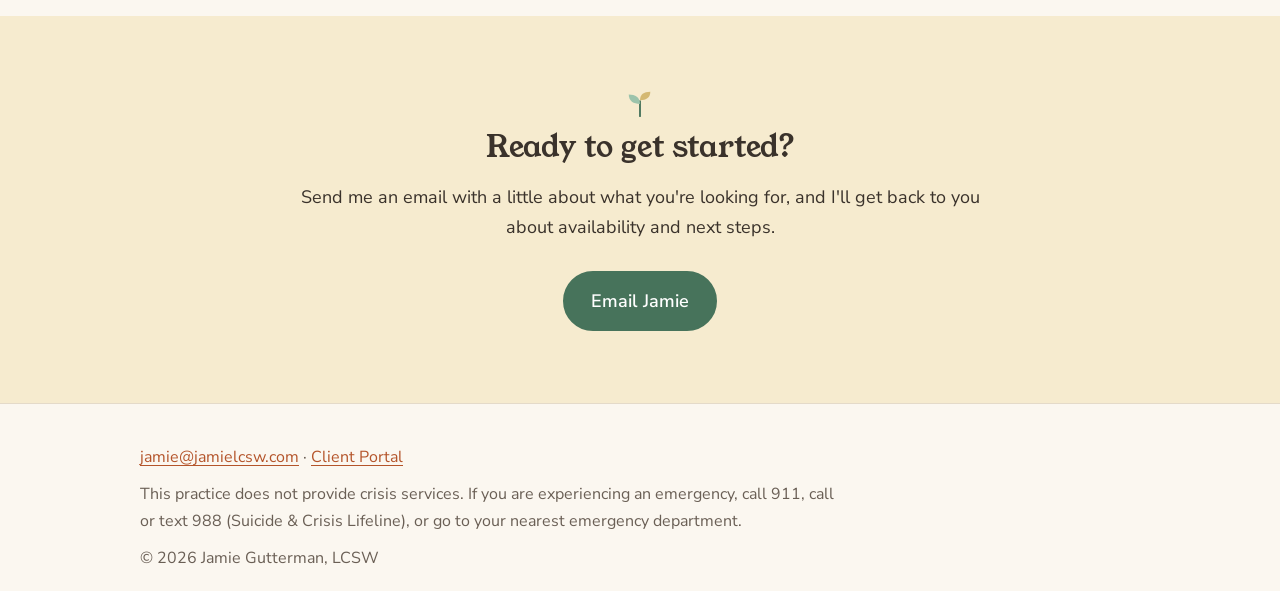
<file: home/somatic-experiencing/index.html>
<!DOCTYPE html>
<html lang="en">
<head>
  <meta charset="UTF-8">
  <title>Jamie Gutterman, LCSW</title>
  <meta name="robots" content="noindex">
  <link rel="canonical" href="https://jamieguttermantherapy.com/services.html">
  <meta http-equiv="refresh" content="0; url=../../services.html#somatic">
</head>
<body>
  <p>This page has moved. <a href="../../services.html#somatic">Continue to the new page</a>.</p>
</body>
</html>
</file>
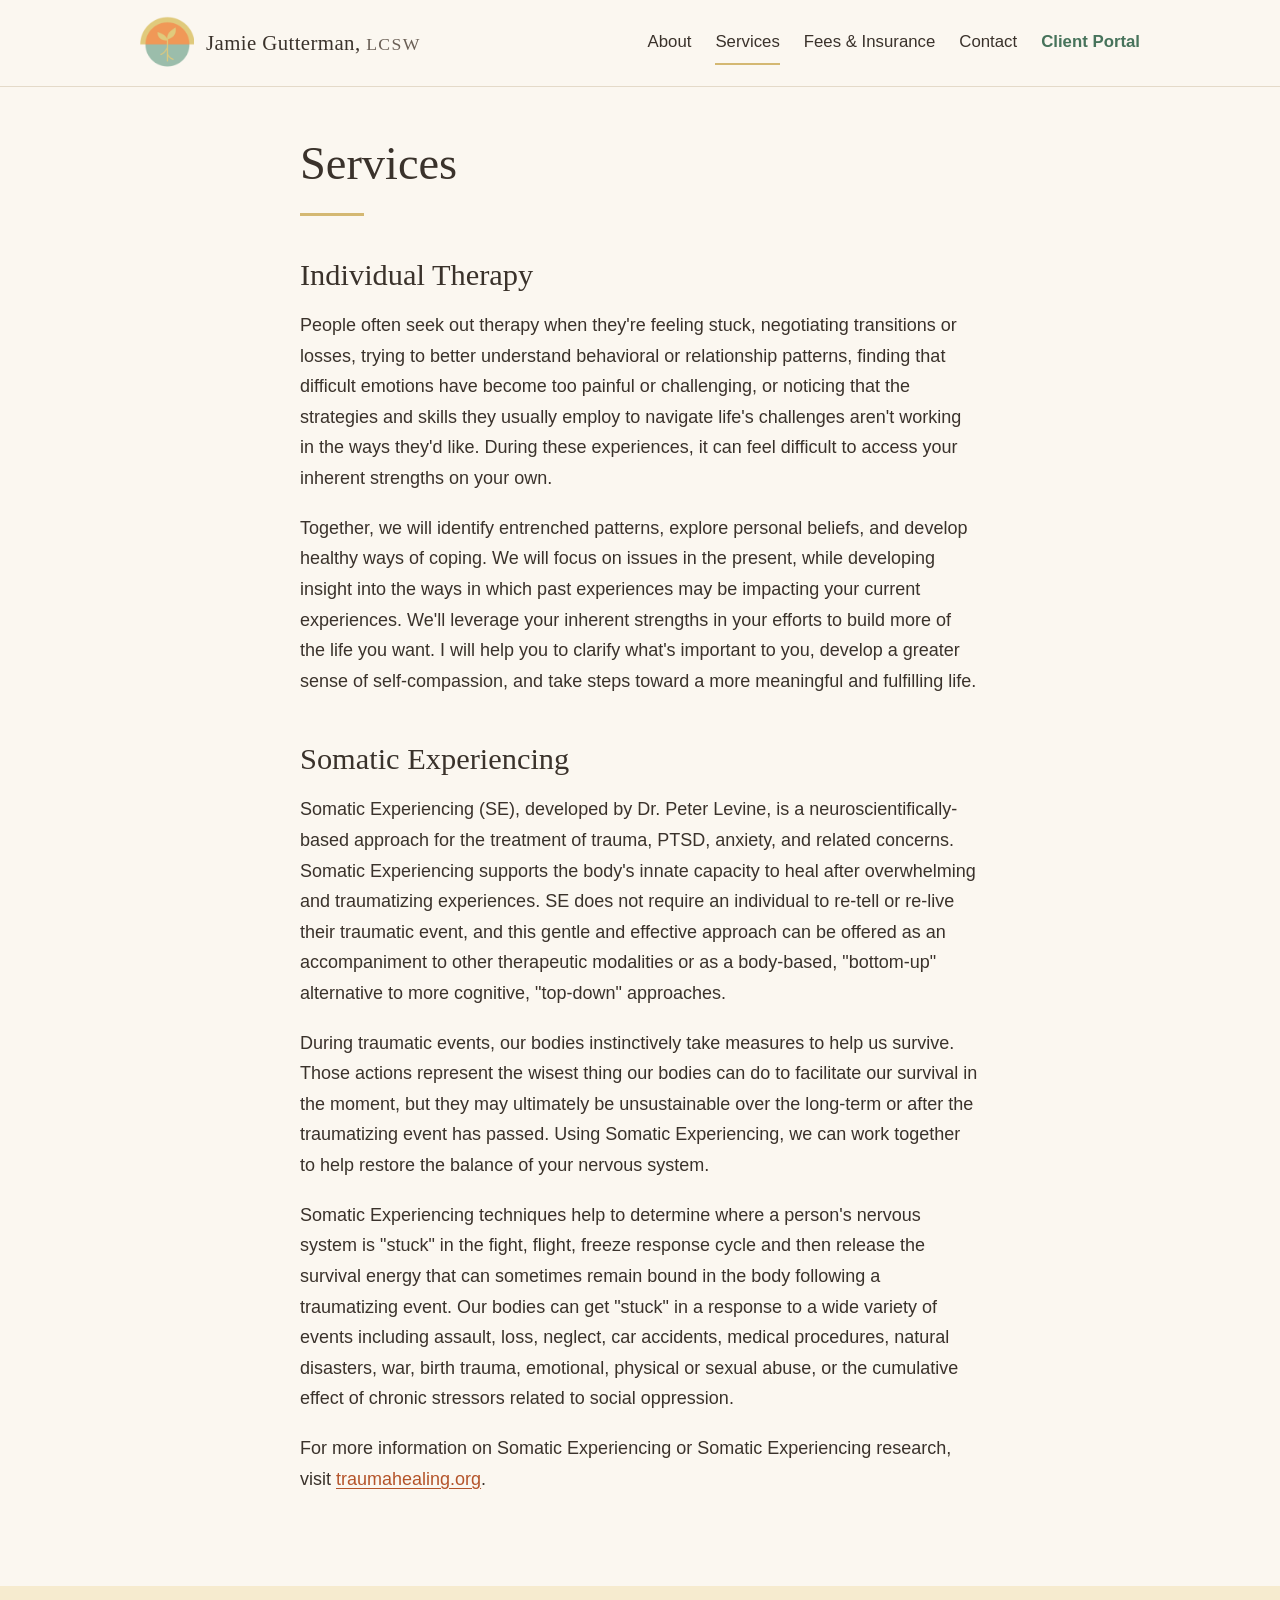
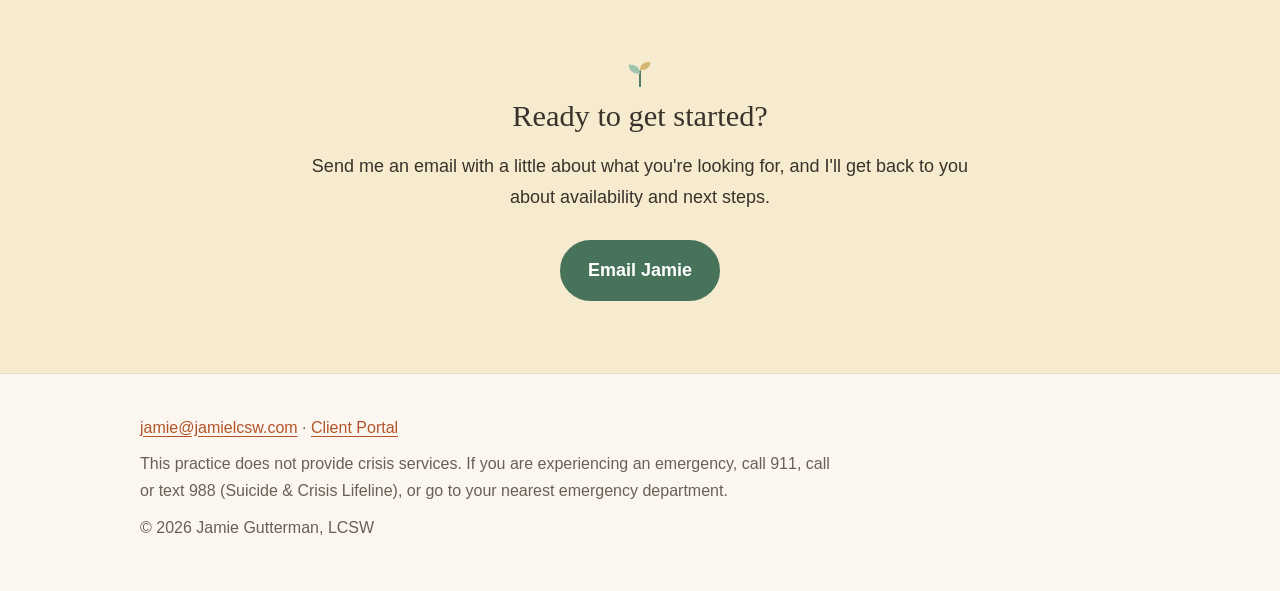
<file: home/trainings-retreats/index.html>
<!DOCTYPE html>
<html lang="en">
<head>
  <meta charset="UTF-8">
  <title>Jamie Gutterman, LCSW</title>
  <meta name="robots" content="noindex">
  <link rel="canonical" href="https://jamieguttermantherapy.com/services.html">
  <meta http-equiv="refresh" content="0; url=../../services.html">
</head>
<body>
  <p>This page has moved. <a href="../../services.html">Continue to the new page</a>.</p>
</body>
</html>
</file>
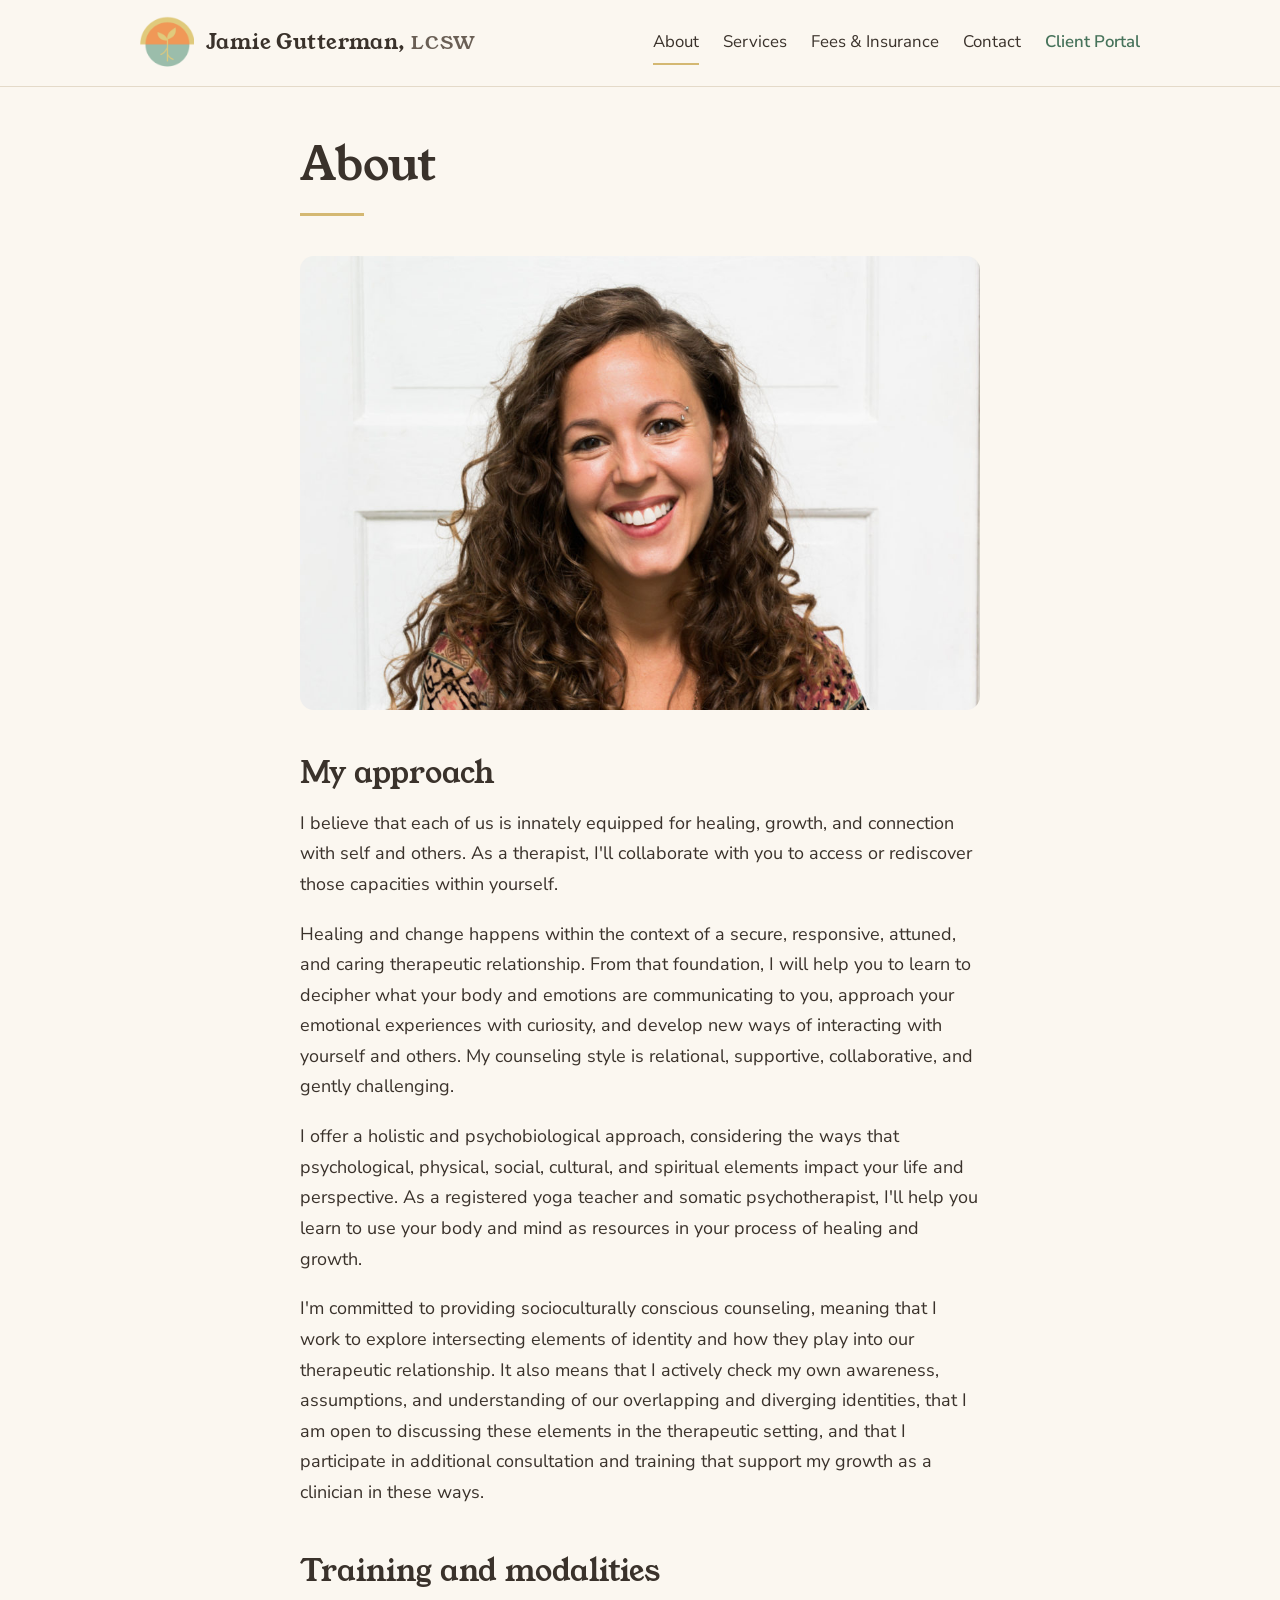
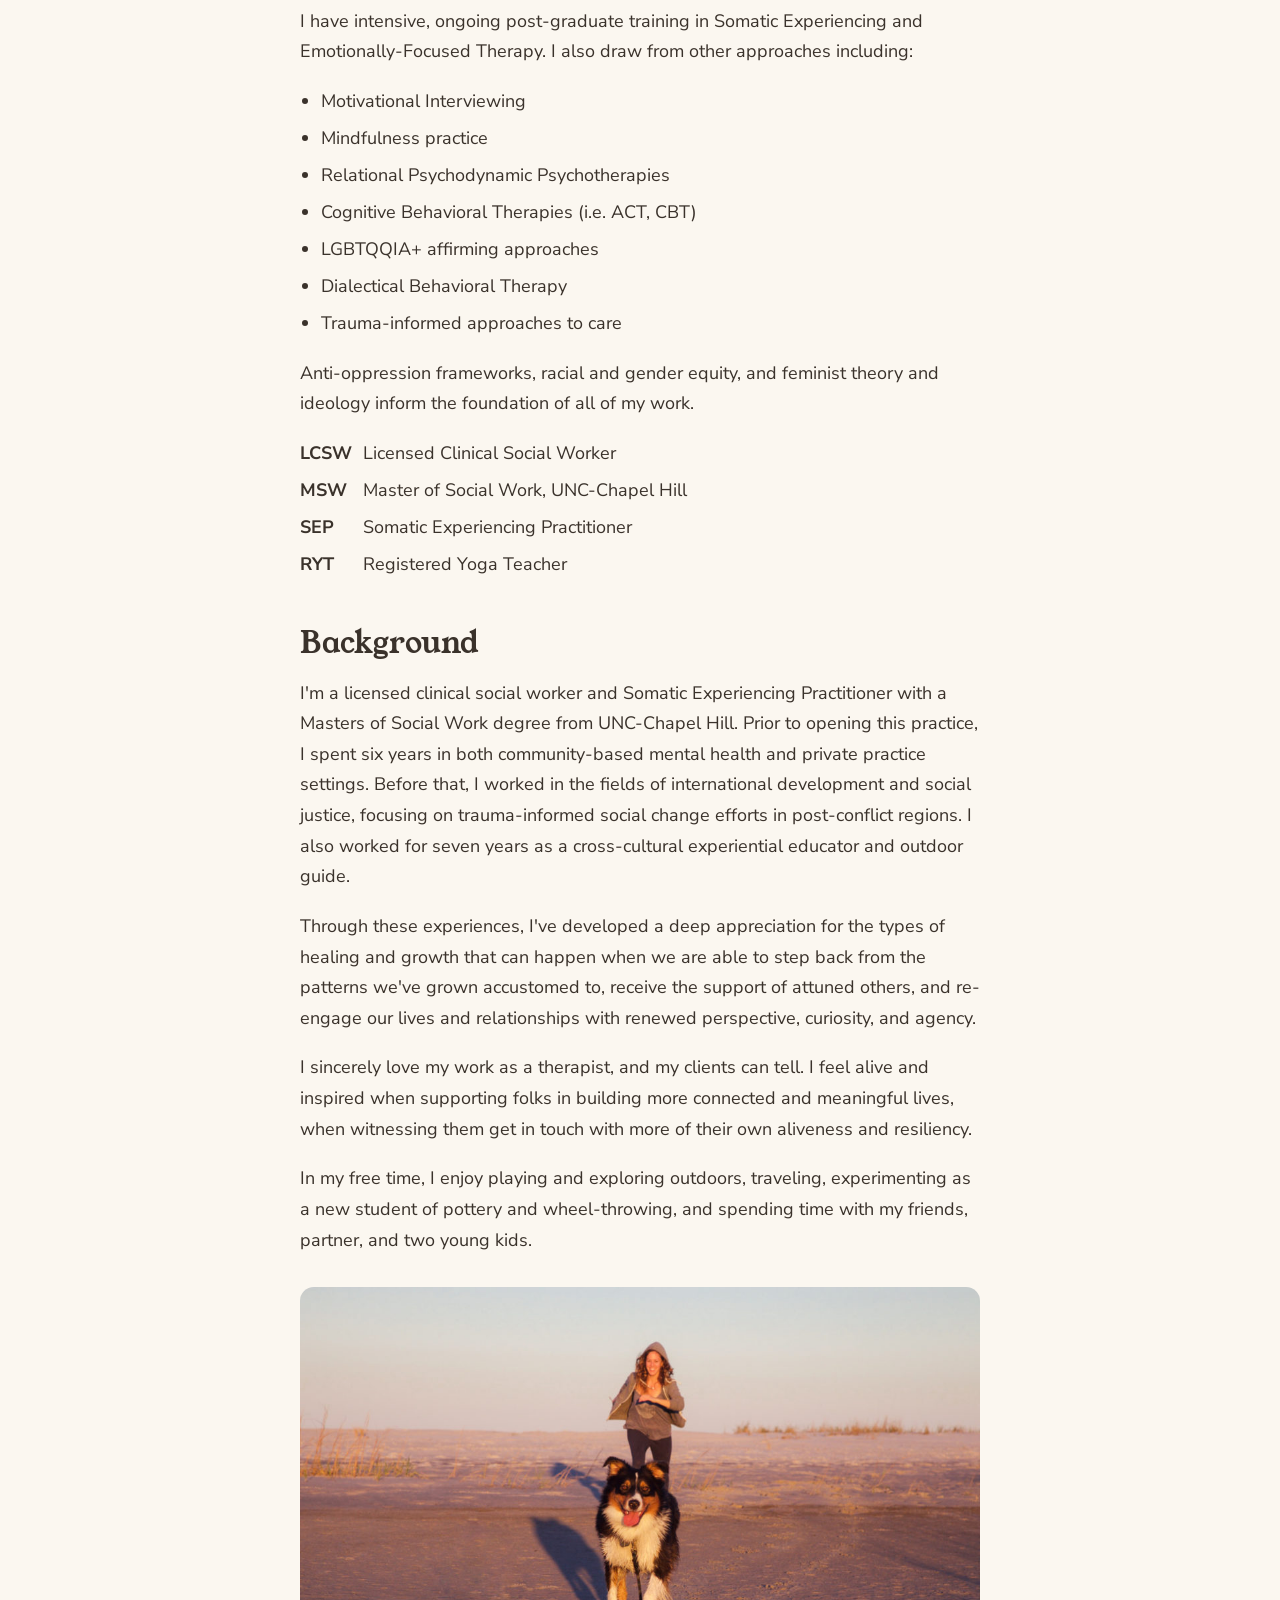
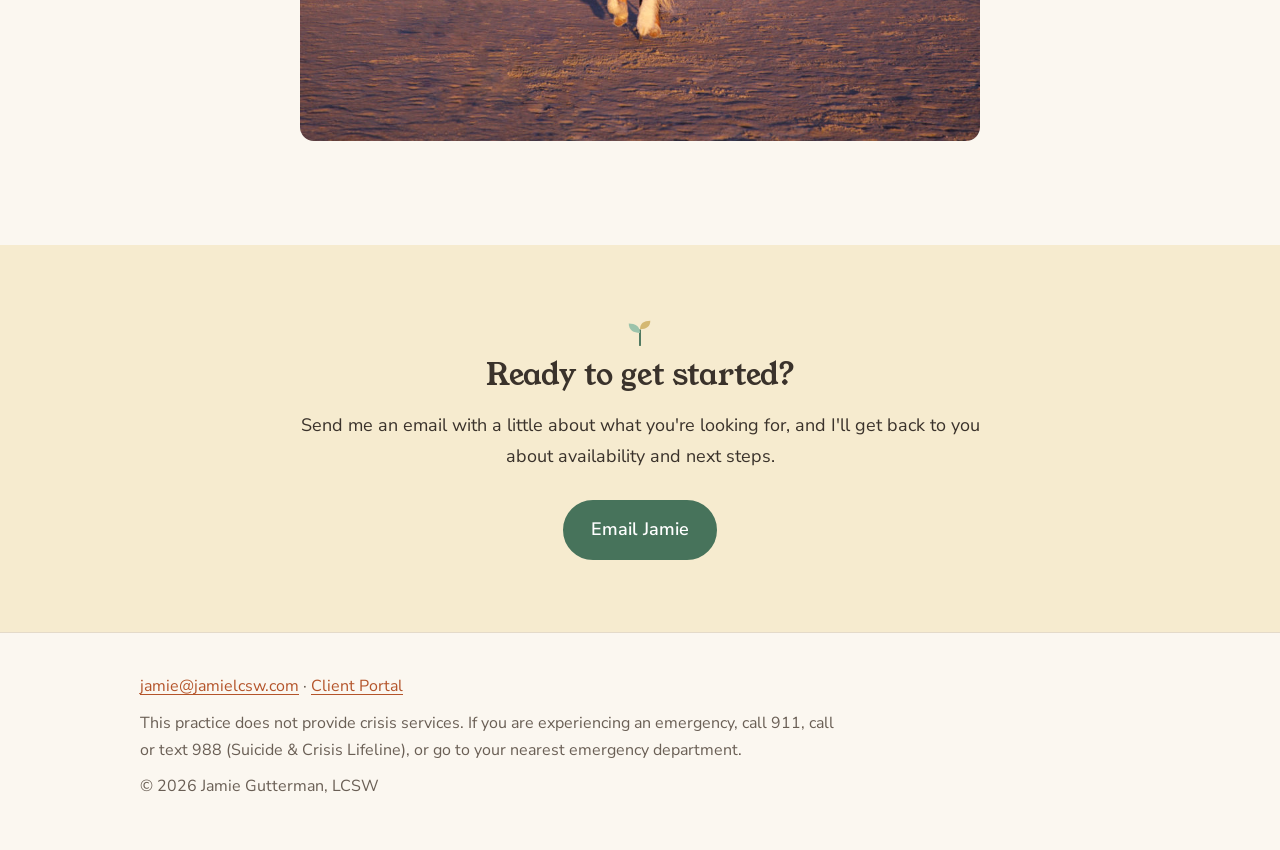
<file: about.html>
<!DOCTYPE html>
<html lang="en">
<head>
  <meta charset="UTF-8">
  <meta name="viewport" content="width=device-width, initial-scale=1">
  <title>About | Jamie Gutterman, LCSW</title>
  <meta name="description" content="Jamie Gutterman's approach to therapy: relational, collaborative, body-aware, and socioculturally conscious.">
  <link rel="canonical" href="https://jamieguttermantherapy.com/about.html">
  <meta property="og:type" content="website">
  <meta property="og:title" content="About | Jamie Gutterman, LCSW">
  <meta property="og:description" content="Jamie Gutterman's approach to therapy: relational, collaborative, body-aware, and socioculturally conscious.">
  <meta property="og:image" content="https://jamieguttermantherapy.com/assets/jamie-portrait-2.jpg">
  <link rel="icon" type="image/png" href="assets/favicon.png">
  <link rel="preconnect" href="https://fonts.googleapis.com">
  <link rel="preconnect" href="https://fonts.gstatic.com" crossorigin>
  <link href="https://fonts.googleapis.com/css2?family=Nunito+Sans:wght@400;600&amp;family=Young+Serif&amp;display=swap" rel="stylesheet">
  <link rel="stylesheet" href="css/style.css">
</head>
<body>
  <a class="skip-link" href="#main">Skip to content</a>

  <header class="site-header">
    <div class="wrap">
      <a class="logo" href="./">
        <img src="assets/favicon.png" alt="" width="136" height="136">
        <span>Jamie Gutterman, <abbr>LCSW</abbr></span>
      </a>
      <a class="portal-top" href="https://jamie-gutterman.clientsecure.me">Client Portal</a>
      <nav class="site-nav" aria-label="Main">
        <ul>
          <li><a href="about.html" aria-current="page">About</a></li>
          <li><a href="services.html">Services</a></li>
          <li><a href="fees.html">Fees &amp; Insurance</a></li>
          <li><a href="contact.html">Contact</a></li>
          <li class="portal-item"><a class="portal" href="https://jamie-gutterman.clientsecure.me">Client Portal</a></li>
        </ul>
      </nav>
    </div>
  </header>

  <main id="main">
    <div class="wrap narrow page-title">
      <h1>About</h1>
    </div>

    <section class="section">
      <div class="wrap narrow prose">
        <img class="photo" src="assets/jamie-portrait.jpg" alt="Portrait of Jamie Gutterman" width="1024" height="683">

        <h2>My approach</h2>
        <p>I believe that each of us is innately equipped for healing, growth, and connection with self and others. As a therapist, I'll collaborate with you to access or rediscover those capacities within yourself.</p>
        <p>Healing and change happens within the context of a secure, responsive, attuned, and caring therapeutic relationship. From that foundation, I will help you to learn to decipher what your body and emotions are communicating to you, approach your emotional experiences with curiosity, and develop new ways of interacting with yourself and others. My counseling style is relational, supportive, collaborative, and gently challenging.</p>
        <p>I offer a holistic and psychobiological approach, considering the ways that psychological, physical, social, cultural, and spiritual elements impact your life and perspective. As a registered yoga teacher and somatic psychotherapist, I'll help you learn to use your body and mind as resources in your process of healing and growth.</p>
        <p>I'm committed to providing socioculturally conscious counseling, meaning that I work to explore intersecting elements of identity and how they play into our therapeutic relationship. It also means that I actively check my own awareness, assumptions, and understanding of our overlapping and diverging identities, that I am open to discussing these elements in the therapeutic setting, and that I participate in additional consultation and training that support my growth as a clinician in these ways.</p>

        <h2>Training and modalities</h2>
        <p>I have intensive, ongoing post-graduate training in Somatic Experiencing and Emotionally-Focused Therapy. I also draw from other approaches including:</p>
        <ul>
          <li>Motivational Interviewing</li>
          <li>Mindfulness practice</li>
          <li>Relational Psychodynamic Psychotherapies</li>
          <li>Cognitive Behavioral Therapies (i.e. ACT, CBT)</li>
          <li>LGBTQQIA+ affirming approaches</li>
          <li>Dialectical Behavioral Therapy</li>
          <li>Trauma-informed approaches to care</li>
        </ul>
        <p>Anti-oppression frameworks, racial and gender equity, and feminist theory and ideology inform the foundation of all of my work.</p>
        <ul class="credentials">
          <li><strong>LCSW</strong> Licensed Clinical Social Worker</li>
          <li><strong>MSW</strong> Master of Social Work, UNC-Chapel Hill</li>
          <li><strong>SEP</strong> Somatic Experiencing Practitioner</li>
          <li><strong>RYT</strong> Registered Yoga Teacher</li>
        </ul>

        <h2>Background</h2>
        <p>I'm a licensed clinical social worker and Somatic Experiencing Practitioner with a Masters of Social Work degree from UNC-Chapel Hill. Prior to opening this practice, I spent six years in both community-based mental health and private practice settings. Before that, I worked in the fields of international development and social justice, focusing on trauma-informed social change efforts in post-conflict regions. I also worked for seven years as a cross-cultural experiential educator and outdoor guide.</p>
        <p>Through these experiences, I've developed a deep appreciation for the types of healing and growth that can happen when we are able to step back from the patterns we've grown accustomed to, receive the support of attuned others, and re-engage our lives and relationships with renewed perspective, curiosity, and agency.</p>
        <p>I sincerely love my work as a therapist, and my clients can tell. I feel alive and inspired when supporting folks in building more connected and meaningful lives, when witnessing them get in touch with more of their own aliveness and resiliency.</p>
        <p>In my free time, I enjoy playing and exploring outdoors, traveling, experimenting as a new student of pottery and wheel-throwing, and spending time with my friends, partner, and two young kids.</p>
        <img class="photo" src="assets/jamie-nature.jpg" alt="Jamie on a beach at sunset with her dog running ahead" width="1024" height="683" loading="lazy">
      </div>
    </section>

    <section class="section section-gold cta">
      <div class="wrap narrow">
        <h2>Ready to get started?</h2>
        <p>Send me an email with a little about what you're looking for, and I'll get back to you about availability and next steps.</p>
        <div class="actions">
          <a class="btn" href="mailto:jamie@jamielcsw.com">Email Jamie</a>
        </div>
      </div>
    </section>
  </main>

  <footer class="site-footer">
    <div class="wrap">
      <p><a href="mailto:jamie@jamielcsw.com">jamie@jamielcsw.com</a> &middot; <a href="https://jamie-gutterman.clientsecure.me">Client Portal</a></p>
      <p class="crisis">This practice does not provide crisis services. If you are experiencing an emergency, call 911, call or text 988 (Suicide &amp; Crisis Lifeline), or go to your nearest emergency department.</p>
      <p>&copy; 2026 Jamie Gutterman, LCSW</p>
    </div>
  </footer>
</body>
</html>
</file>
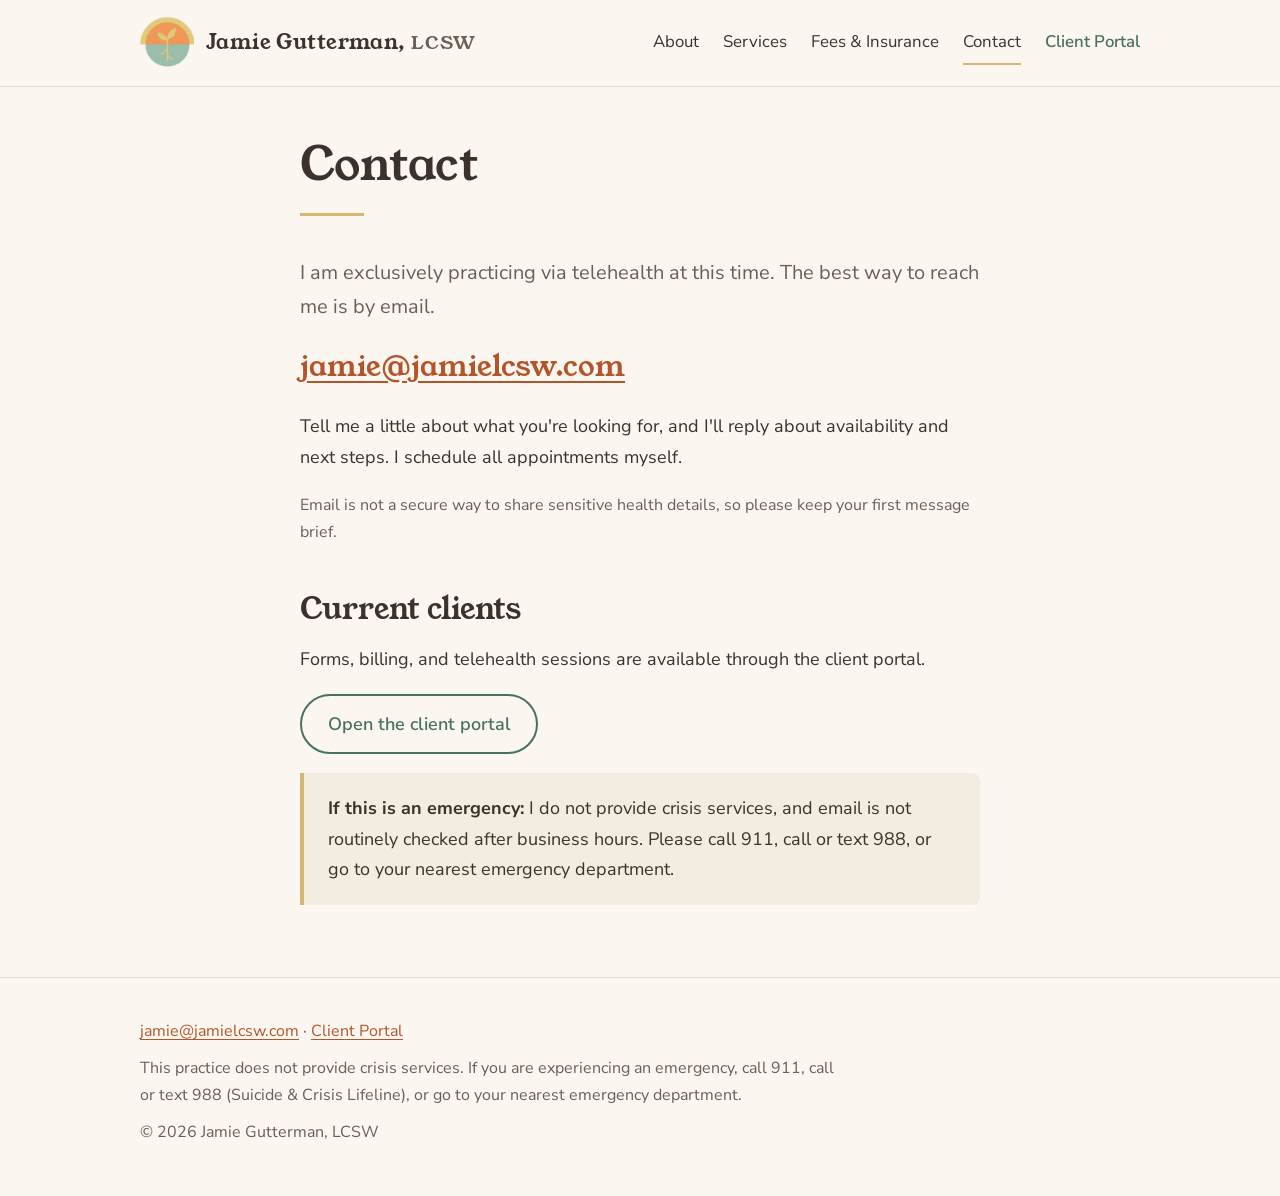
<file: contact.html>
<!DOCTYPE html>
<html lang="en">
<head>
  <meta charset="UTF-8">
  <meta name="viewport" content="width=device-width, initial-scale=1">
  <title>Contact | Jamie Gutterman, LCSW</title>
  <meta name="description" content="Email Jamie Gutterman, LCSW to ask a question or get started with telehealth therapy.">
  <link rel="canonical" href="https://jamieguttermantherapy.com/contact.html">
  <meta property="og:type" content="website">
  <meta property="og:title" content="Contact | Jamie Gutterman, LCSW">
  <meta property="og:description" content="Email Jamie Gutterman, LCSW to ask a question or get started with telehealth therapy.">
  <meta property="og:image" content="https://jamieguttermantherapy.com/assets/jamie-portrait-2.jpg">
  <link rel="icon" type="image/png" href="assets/favicon.png">
  <link rel="preconnect" href="https://fonts.googleapis.com">
  <link rel="preconnect" href="https://fonts.gstatic.com" crossorigin>
  <link href="https://fonts.googleapis.com/css2?family=Nunito+Sans:wght@400;600&amp;family=Young+Serif&amp;display=swap" rel="stylesheet">
  <link rel="stylesheet" href="css/style.css">
</head>
<body>
  <a class="skip-link" href="#main">Skip to content</a>

  <header class="site-header">
    <div class="wrap">
      <a class="logo" href="./">
        <img src="assets/favicon.png" alt="" width="136" height="136">
        <span>Jamie Gutterman, <abbr>LCSW</abbr></span>
      </a>
      <a class="portal-top" href="https://jamie-gutterman.clientsecure.me">Client Portal</a>
      <nav class="site-nav" aria-label="Main">
        <ul>
          <li><a href="about.html">About</a></li>
          <li><a href="services.html">Services</a></li>
          <li><a href="fees.html">Fees &amp; Insurance</a></li>
          <li><a href="contact.html" aria-current="page">Contact</a></li>
          <li class="portal-item"><a class="portal" href="https://jamie-gutterman.clientsecure.me">Client Portal</a></li>
        </ul>
      </nav>
    </div>
  </header>

  <main id="main">
    <div class="wrap narrow page-title">
      <h1>Contact</h1>
    </div>

    <section class="section">
      <div class="wrap narrow prose">
        <p class="lede">I am exclusively practicing via telehealth at this time. The best way to reach me is by email.</p>
        <p class="contact-email"><a href="mailto:jamie@jamielcsw.com">jamie@jamielcsw.com</a></p>
        <p>Tell me a little about what you're looking for, and I'll reply about availability and next steps. I schedule all appointments myself.</p>
        <p class="note">Email is not a secure way to share sensitive health details, so please keep your first message brief.</p>

        <h2>Current clients</h2>
        <p>Forms, billing, and telehealth sessions are available through the client portal.</p>
        <p><a class="btn btn-quiet" href="https://jamie-gutterman.clientsecure.me">Open the client portal</a></p>

        <div class="callout">
          <p><strong>If this is an emergency:</strong> I do not provide crisis services, and email is not routinely checked after business hours. Please call 911, call or text 988, or go to your nearest emergency department.</p>
        </div>
      </div>
    </section>
  </main>

  <footer class="site-footer">
    <div class="wrap">
      <p><a href="mailto:jamie@jamielcsw.com">jamie@jamielcsw.com</a> &middot; <a href="https://jamie-gutterman.clientsecure.me">Client Portal</a></p>
      <p class="crisis">This practice does not provide crisis services. If you are experiencing an emergency, call 911, call or text 988 (Suicide &amp; Crisis Lifeline), or go to your nearest emergency department.</p>
      <p>&copy; 2026 Jamie Gutterman, LCSW</p>
    </div>
  </footer>
</body>
</html>
</file>
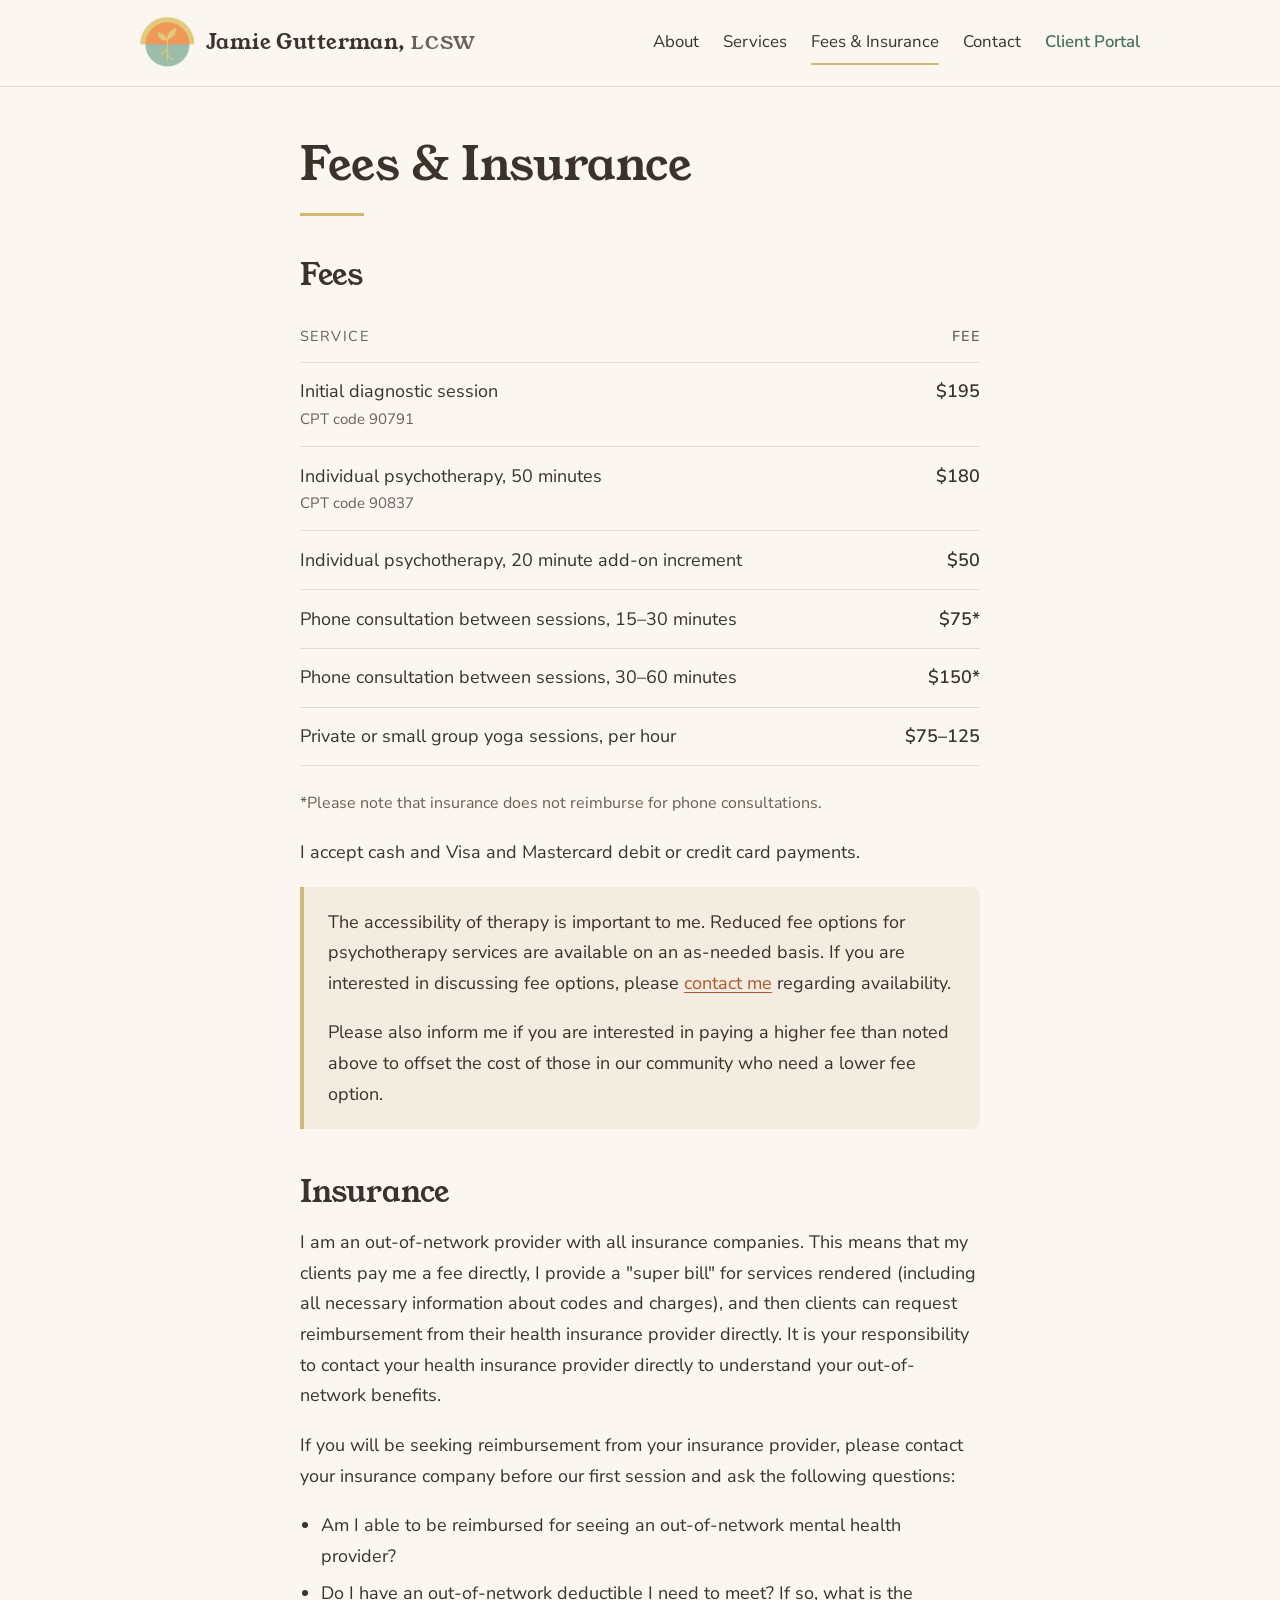
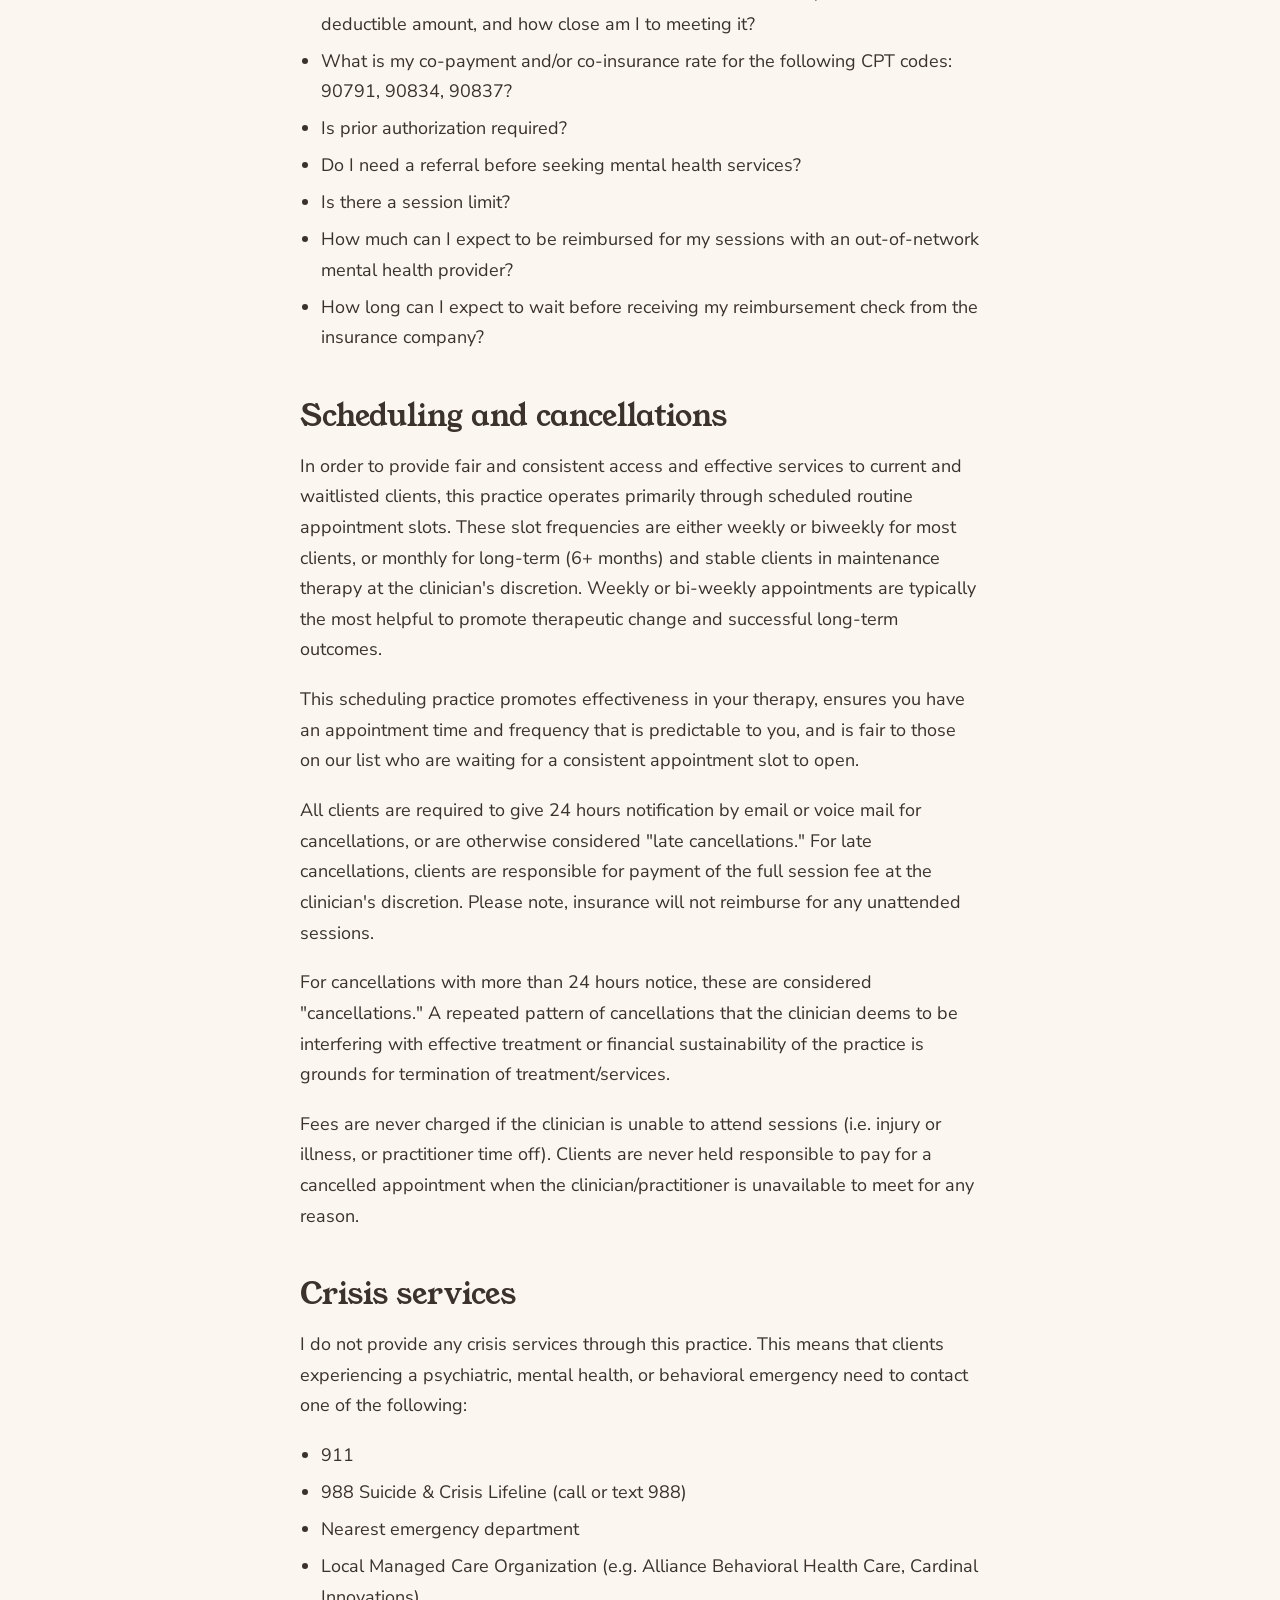
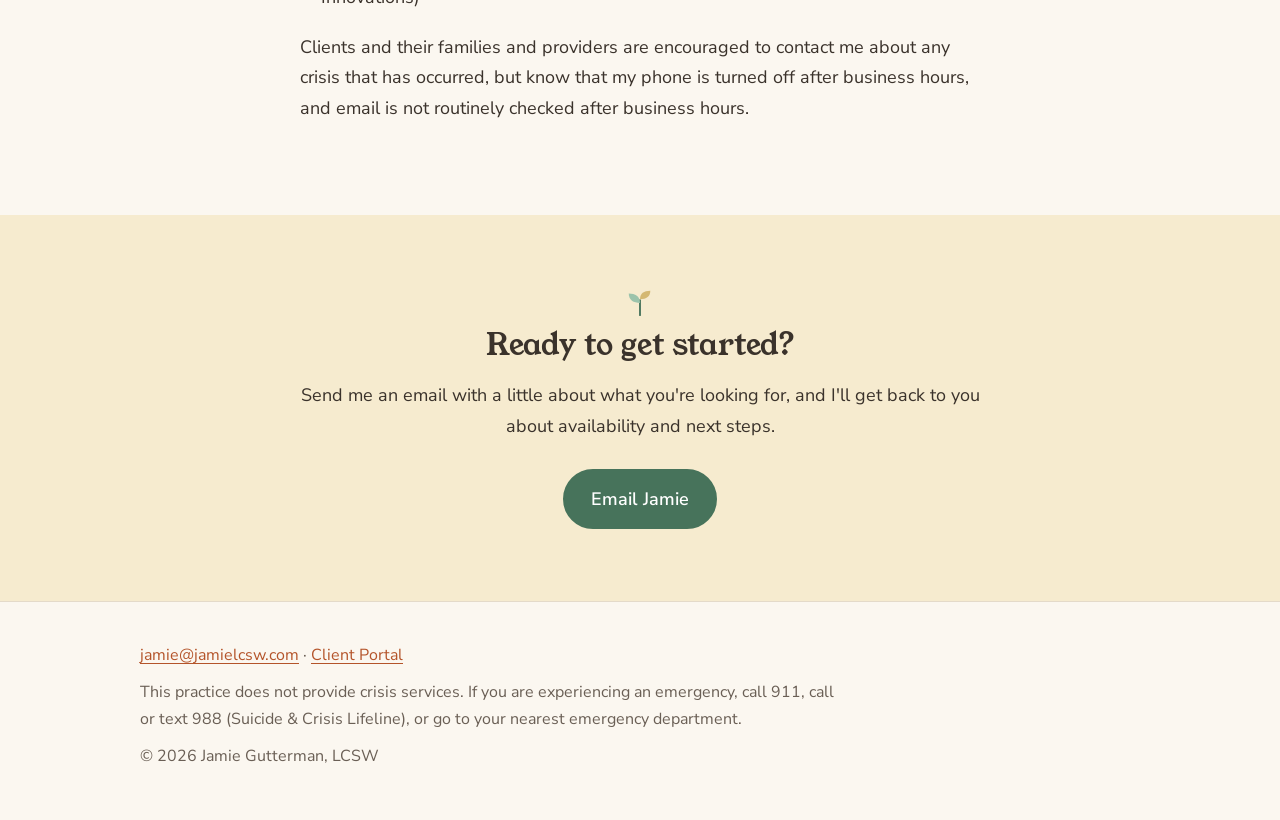
<file: fees.html>
<!DOCTYPE html>
<html lang="en">
<head>
  <meta charset="UTF-8">
  <meta name="viewport" content="width=device-width, initial-scale=1">
  <title>Fees, Insurance &amp; Policies | Jamie Gutterman, LCSW</title>
  <meta name="description" content="Session fees, reduced-fee options, out-of-network insurance reimbursement, and scheduling and cancellation policies.">
  <link rel="canonical" href="https://jamieguttermantherapy.com/fees.html">
  <meta property="og:type" content="website">
  <meta property="og:title" content="Fees, Insurance &amp; Policies | Jamie Gutterman, LCSW">
  <meta property="og:description" content="Session fees, reduced-fee options, out-of-network insurance reimbursement, and scheduling and cancellation policies.">
  <meta property="og:image" content="https://jamieguttermantherapy.com/assets/jamie-portrait-2.jpg">
  <link rel="icon" type="image/png" href="assets/favicon.png">
  <link rel="preconnect" href="https://fonts.googleapis.com">
  <link rel="preconnect" href="https://fonts.gstatic.com" crossorigin>
  <link href="https://fonts.googleapis.com/css2?family=Nunito+Sans:wght@400;600&amp;family=Young+Serif&amp;display=swap" rel="stylesheet">
  <link rel="stylesheet" href="css/style.css">
</head>
<body>
  <a class="skip-link" href="#main">Skip to content</a>

  <header class="site-header">
    <div class="wrap">
      <a class="logo" href="./">
        <img src="assets/favicon.png" alt="" width="136" height="136">
        <span>Jamie Gutterman, <abbr>LCSW</abbr></span>
      </a>
      <a class="portal-top" href="https://jamie-gutterman.clientsecure.me">Client Portal</a>
      <nav class="site-nav" aria-label="Main">
        <ul>
          <li><a href="about.html">About</a></li>
          <li><a href="services.html">Services</a></li>
          <li><a href="fees.html" aria-current="page">Fees &amp; Insurance</a></li>
          <li><a href="contact.html">Contact</a></li>
          <li class="portal-item"><a class="portal" href="https://jamie-gutterman.clientsecure.me">Client Portal</a></li>
        </ul>
      </nav>
    </div>
  </header>

  <main id="main">
    <div class="wrap narrow page-title">
      <h1>Fees &amp; Insurance</h1>
    </div>

    <section class="section">
      <div class="wrap narrow prose">
        <h2 id="fees">Fees</h2>
        <!-- TODO (Jamie to confirm): fees below are copied from the old site. -->
        <table class="fees">
          <thead>
            <tr><th scope="col">Service</th><th scope="col">Fee</th></tr>
          </thead>
          <tbody>
            <tr><td>Initial diagnostic session <small>CPT code 90791</small></td><td>$195</td></tr>
            <tr><td>Individual psychotherapy, 50 minutes <small>CPT code 90837</small></td><td>$180</td></tr>
            <tr><td>Individual psychotherapy, 20 minute add-on increment</td><td>$50</td></tr>
            <tr><td>Phone consultation between sessions, 15&ndash;30 minutes</td><td>$75*</td></tr>
            <tr><td>Phone consultation between sessions, 30&ndash;60 minutes</td><td>$150*</td></tr>
            <tr><td>Private or small group yoga sessions, per hour</td><td>$75&ndash;125</td></tr>
          </tbody>
        </table>
        <p class="note">*Please note that insurance does not reimburse for phone consultations.</p>
        <p>I accept cash and Visa and Mastercard debit or credit card payments.</p>

        <div class="callout">
          <!-- TODO (Jamie): the old site linked a "list of guiding questions" here; link it again if the document still exists. -->
          <p>The accessibility of therapy is important to me. Reduced fee options for psychotherapy services are available on an as-needed basis. If you are interested in discussing fee options, please <a href="contact.html">contact me</a> regarding availability.</p>
          <p>Please also inform me if you are interested in paying a higher fee than noted above to offset the cost of those in our community who need a lower fee option.</p>
        </div>

        <h2 id="insurance">Insurance</h2>
        <p>I am an out-of-network provider with all insurance companies. This means that my clients pay me a fee directly, I provide a "super bill" for services rendered (including all necessary information about codes and charges), and then clients can request reimbursement from their health insurance provider directly. It is your responsibility to contact your health insurance provider directly to understand your out-of-network benefits.</p>
        <p>If you will be seeking reimbursement from your insurance provider, please contact your insurance company before our first session and ask the following questions:</p>
        <ul>
          <li>Am I able to be reimbursed for seeing an out-of-network mental health provider?</li>
          <li>Do I have an out-of-network deductible I need to meet? If so, what is the deductible amount, and how close am I to meeting it?</li>
          <li>What is my co-payment and/or co-insurance rate for the following CPT codes: 90791, 90834, 90837?</li>
          <li>Is prior authorization required?</li>
          <li>Do I need a referral before seeking mental health services?</li>
          <li>Is there a session limit?</li>
          <li>How much can I expect to be reimbursed for my sessions with an out-of-network mental health provider?</li>
          <li>How long can I expect to wait before receiving my reimbursement check from the insurance company?</li>
        </ul>

        <h2 id="policies">Scheduling and cancellations</h2>
        <p>In order to provide fair and consistent access and effective services to current and waitlisted clients, this practice operates primarily through scheduled routine appointment slots. These slot frequencies are either weekly or biweekly for most clients, or monthly for long-term (6+ months) and stable clients in maintenance therapy at the clinician's discretion. Weekly or bi-weekly appointments are typically the most helpful to promote therapeutic change and successful long-term outcomes.</p>
        <p>This scheduling practice promotes effectiveness in your therapy, ensures you have an appointment time and frequency that is predictable to you, and is fair to those on our list who are waiting for a consistent appointment slot to open.</p>
        <p>All clients are required to give 24 hours notification by email or voice mail for cancellations, or are otherwise considered "late cancellations." For late cancellations, clients are responsible for payment of the full session fee at the clinician's discretion. Please note, insurance will not reimburse for any unattended sessions.</p>
        <p>For cancellations with more than 24 hours notice, these are considered "cancellations." A repeated pattern of cancellations that the clinician deems to be interfering with effective treatment or financial sustainability of the practice is grounds for termination of treatment/services.</p>
        <p>Fees are never charged if the clinician is unable to attend sessions (i.e. injury or illness, or practitioner time off). Clients are never held responsible to pay for a cancelled appointment when the clinician/practitioner is unavailable to meet for any reason.</p>

        <h2 id="crisis">Crisis services</h2>
        <p>I do not provide any crisis services through this practice. This means that clients experiencing a psychiatric, mental health, or behavioral emergency need to contact one of the following:</p>
        <!-- TODO (Jamie to confirm): MCO examples are from the old site; Cardinal Innovations no longer operates under that name. -->
        <ul>
          <li>911</li>
          <li>988 Suicide &amp; Crisis Lifeline (call or text 988)</li>
          <li>Nearest emergency department</li>
          <li>Local Managed Care Organization (e.g. Alliance Behavioral Health Care, Cardinal Innovations)</li>
        </ul>
        <p>Clients and their families and providers are encouraged to contact me about any crisis that has occurred, but know that my phone is turned off after business hours, and email is not routinely checked after business hours.</p>
      </div>
    </section>

    <section class="section section-gold cta">
      <div class="wrap narrow">
        <h2>Ready to get started?</h2>
        <p>Send me an email with a little about what you're looking for, and I'll get back to you about availability and next steps.</p>
        <div class="actions">
          <a class="btn" href="mailto:jamie@jamielcsw.com">Email Jamie</a>
        </div>
      </div>
    </section>
  </main>

  <footer class="site-footer">
    <div class="wrap">
      <p><a href="mailto:jamie@jamielcsw.com">jamie@jamielcsw.com</a> &middot; <a href="https://jamie-gutterman.clientsecure.me">Client Portal</a></p>
      <p class="crisis">This practice does not provide crisis services. If you are experiencing an emergency, call 911, call or text 988 (Suicide &amp; Crisis Lifeline), or go to your nearest emergency department.</p>
      <p>&copy; 2026 Jamie Gutterman, LCSW</p>
    </div>
  </footer>
</body>
</html>
</file>
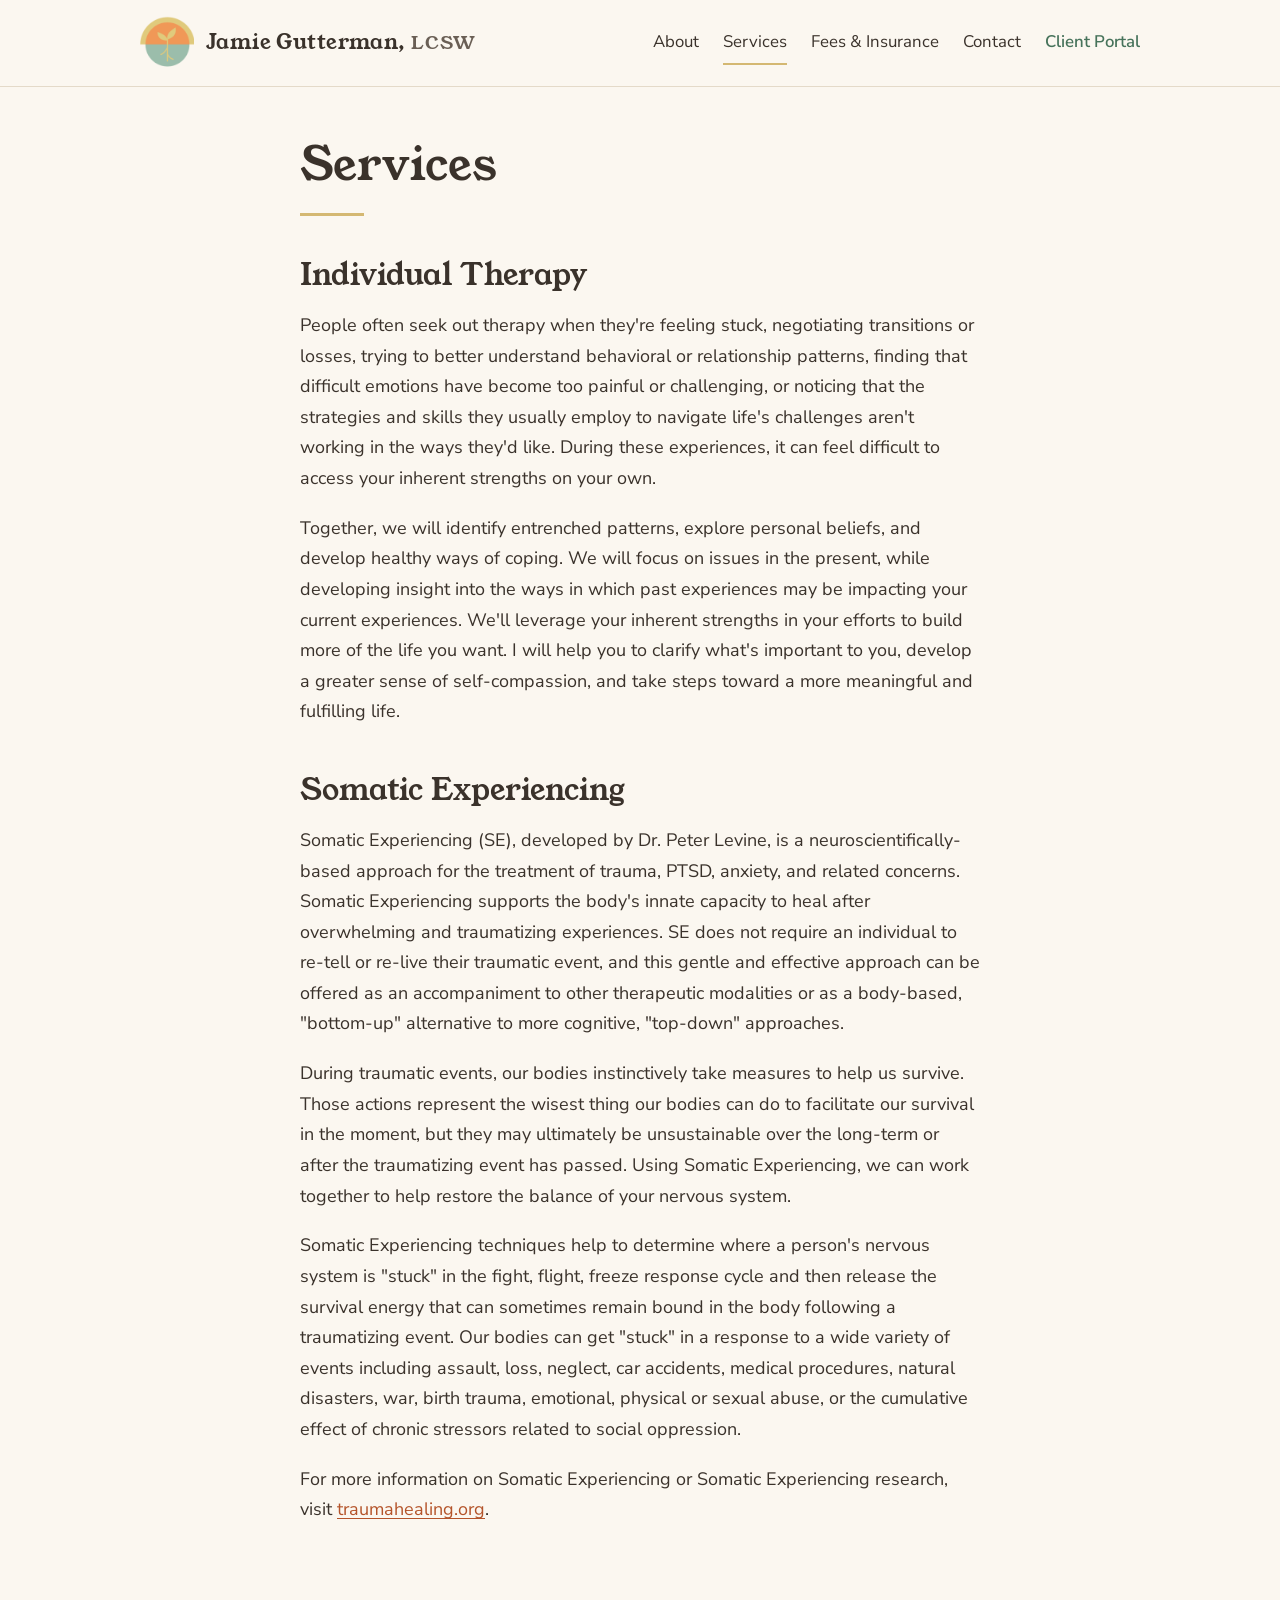
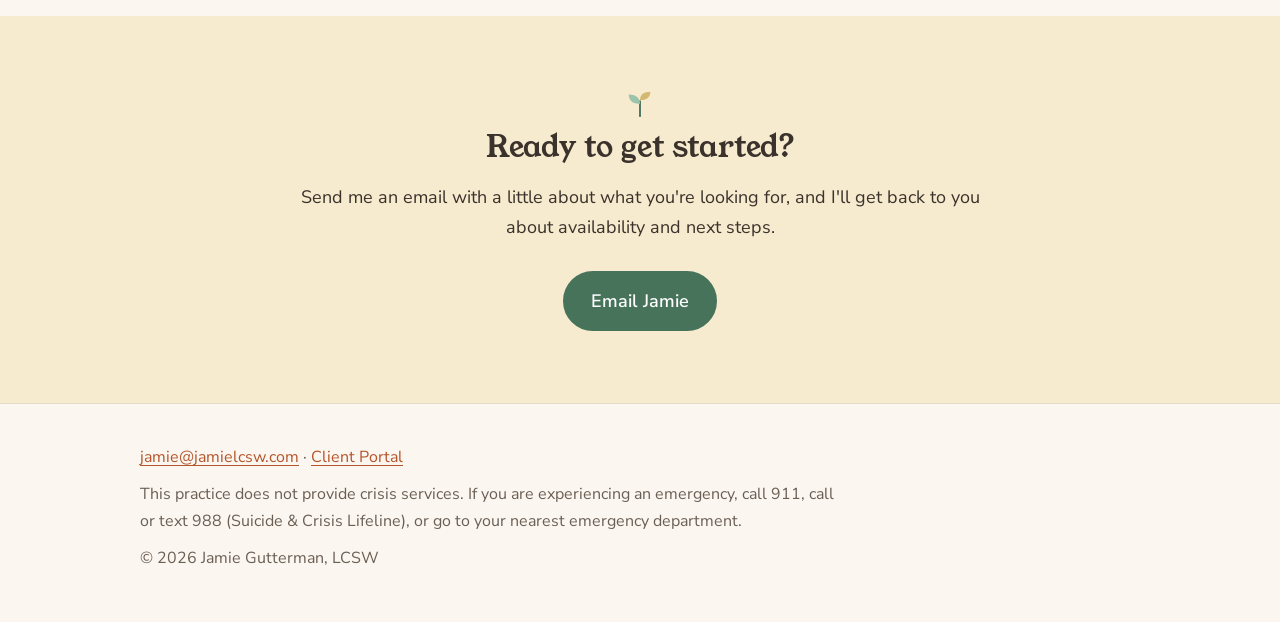
<file: services.html>
<!DOCTYPE html>
<html lang="en">
<head>
  <meta charset="UTF-8">
  <meta name="viewport" content="width=device-width, initial-scale=1">
  <title>Services | Jamie Gutterman, LCSW</title>
  <meta name="description" content="Individual therapy and Somatic Experiencing via telehealth with Jamie Gutterman, LCSW.">
  <link rel="canonical" href="https://jamieguttermantherapy.com/services.html">
  <meta property="og:type" content="website">
  <meta property="og:title" content="Services | Jamie Gutterman, LCSW">
  <meta property="og:description" content="Individual therapy and Somatic Experiencing via telehealth with Jamie Gutterman, LCSW.">
  <meta property="og:image" content="https://jamieguttermantherapy.com/assets/jamie-portrait-2.jpg">
  <link rel="icon" type="image/png" href="assets/favicon.png">
  <link rel="preconnect" href="https://fonts.googleapis.com">
  <link rel="preconnect" href="https://fonts.gstatic.com" crossorigin>
  <link href="https://fonts.googleapis.com/css2?family=Nunito+Sans:wght@400;600&amp;family=Young+Serif&amp;display=swap" rel="stylesheet">
  <link rel="stylesheet" href="css/style.css">
</head>
<body>
  <a class="skip-link" href="#main">Skip to content</a>

  <header class="site-header">
    <div class="wrap">
      <a class="logo" href="./">
        <img src="assets/favicon.png" alt="" width="136" height="136">
        <span>Jamie Gutterman, <abbr>LCSW</abbr></span>
      </a>
      <a class="portal-top" href="https://jamie-gutterman.clientsecure.me">Client Portal</a>
      <nav class="site-nav" aria-label="Main">
        <ul>
          <li><a href="about.html">About</a></li>
          <li><a href="services.html" aria-current="page">Services</a></li>
          <li><a href="fees.html">Fees &amp; Insurance</a></li>
          <li><a href="contact.html">Contact</a></li>
          <li class="portal-item"><a class="portal" href="https://jamie-gutterman.clientsecure.me">Client Portal</a></li>
        </ul>
      </nav>
    </div>
  </header>

  <main id="main">
    <div class="wrap narrow page-title">
      <h1>Services</h1>
    </div>

    <section class="section">
      <div class="wrap narrow prose">
        <h2 id="individual">Individual Therapy</h2>
        <p>People often seek out therapy when they're feeling stuck, negotiating transitions or losses, trying to better understand behavioral or relationship patterns, finding that difficult emotions have become too painful or challenging, or noticing that the strategies and skills they usually employ to navigate life's challenges aren't working in the ways they'd like. During these experiences, it can feel difficult to access your inherent strengths on your own.</p>
        <p>Together, we will identify entrenched patterns, explore personal beliefs, and develop healthy ways of coping. We will focus on issues in the present, while developing insight into the ways in which past experiences may be impacting your current experiences. We'll leverage your inherent strengths in your efforts to build more of the life you want. I will help you to clarify what's important to you, develop a greater sense of self-compassion, and take steps toward a more meaningful and fulfilling life.</p>

        <h2 id="somatic">Somatic Experiencing</h2>
        <p>Somatic Experiencing (SE), developed by Dr. Peter Levine, is a neuroscientifically-based approach for the treatment of trauma, PTSD, anxiety, and related concerns. Somatic Experiencing supports the body's innate capacity to heal after overwhelming and traumatizing experiences. SE does not require an individual to re-tell or re-live their traumatic event, and this gentle and effective approach can be offered as an accompaniment to other therapeutic modalities or as a body-based, "bottom-up" alternative to more cognitive, "top-down" approaches.</p>
        <p>During traumatic events, our bodies instinctively take measures to help us survive. Those actions represent the wisest thing our bodies can do to facilitate our survival in the moment, but they may ultimately be unsustainable over the long-term or after the traumatizing event has passed. Using Somatic Experiencing, we can work together to help restore the balance of your nervous system.</p>
        <p>Somatic Experiencing techniques help to determine where a person's nervous system is "stuck" in the fight, flight, freeze response cycle and then release the survival energy that can sometimes remain bound in the body following a traumatizing event. Our bodies can get "stuck" in a response to a wide variety of events including assault, loss, neglect, car accidents, medical procedures, natural disasters, war, birth trauma, emotional, physical or sexual abuse, or the cumulative effect of chronic stressors related to social oppression.</p>
        <p>For more information on Somatic Experiencing or Somatic Experiencing research, visit <a href="https://traumahealing.org">traumahealing.org</a>.</p>
      </div>
    </section>

    <section class="section section-gold cta">
      <div class="wrap narrow">
        <h2>Ready to get started?</h2>
        <p>Send me an email with a little about what you're looking for, and I'll get back to you about availability and next steps.</p>
        <div class="actions">
          <a class="btn" href="mailto:jamie@jamielcsw.com">Email Jamie</a>
        </div>
      </div>
    </section>
  </main>

  <footer class="site-footer">
    <div class="wrap">
      <p><a href="mailto:jamie@jamielcsw.com">jamie@jamielcsw.com</a> &middot; <a href="https://jamie-gutterman.clientsecure.me">Client Portal</a></p>
      <p class="crisis">This practice does not provide crisis services. If you are experiencing an emergency, call 911, call or text 988 (Suicide &amp; Crisis Lifeline), or go to your nearest emergency department.</p>
      <p>&copy; 2026 Jamie Gutterman, LCSW</p>
    </div>
  </footer>
</body>
</html>
</file>
<file: css/style.css>
/* ===== Base ===== */
*, *::before, *::after {
  box-sizing: border-box;
}

:root {
  --bg: #fbf7f0;
  --bg-soft: #f3ece0;
  --bg-sage: #dfeae1;
  --bg-peach: #fbe3d1;
  --bg-gold: #f6ebcf;
  --sun: #f0a878;
  --text: #3a322b;
  --text-muted: #6a5f55;
  --sage: #9cc3ab;
  --sage-deep: #47735b;
  --sage-darker: #385c48;
  --coral: #b4542a;
  --gold: #d4b872;
  --rule: #e4dac9;
  --font-body: 'Nunito Sans', -apple-system, BlinkMacSystemFont, 'Segoe UI', sans-serif;
  --font-heading: 'Young Serif', Georgia, serif;
  --wide: 1040px;
  --narrow: 720px;
}

html {
  -webkit-text-size-adjust: 100%;
}

body {
  margin: 0;
  font-family: var(--font-body);
  font-size: 1.125rem;
  line-height: 1.7;
  color: var(--text);
  background: var(--bg);
}

img {
  max-width: 100%;
  height: auto;
  display: block;
}

h1, h2, h3 {
  font-family: var(--font-heading);
  font-weight: 400;
  line-height: 1.25;
  color: var(--text);
  margin: 0 0 1rem;
}

h1 { font-size: clamp(2rem, 5vw, 2.9rem); }
h2 { font-size: clamp(1.5rem, 3.5vw, 1.9rem); }
h3 { font-size: 1.25rem; }

p, ul, ol {
  margin: 0 0 1.2rem;
}

ul, ol {
  padding-left: 1.3rem;
}

li {
  margin-bottom: 0.4rem;
}

a {
  color: var(--coral);
  text-underline-offset: 0.18em;
}

a:hover {
  color: var(--text);
}

:focus-visible {
  outline: 3px solid var(--sage-deep);
  outline-offset: 3px;
  border-radius: 2px;
}

.skip-link {
  position: absolute;
  left: -999px;
  top: 0;
  background: var(--text);
  color: #fff;
  padding: 0.6rem 1rem;
  z-index: 10;
}

.skip-link:focus {
  left: 0;
}

/* ===== Layout ===== */
.wrap {
  max-width: var(--wide);
  margin: 0 auto;
  padding: 0 1.25rem;
}

.narrow {
  max-width: var(--narrow);
}

.section {
  padding: 3.5rem 0;
}

.section-soft {
  background: var(--bg-soft);
}

.section-sage {
  background: var(--bg-sage);
}

.section-peach {
  background: var(--bg-peach);
}

.section-gold {
  background: var(--bg-gold);
}

/* Sprout mark above section headings, echoing the logo */
.section > .wrap:not(.prose) > h2::before {
  content: "";
  display: block;
  width: 30px;
  height: 30px;
  margin-bottom: 0.6rem;
  background: url("data:image/svg+xml,%3Csvg xmlns='http://www.w3.org/2000/svg' viewBox='0 0 32 32'%3E%3Cpath d='M16 30V14' stroke='%2347735b' stroke-width='2' stroke-linecap='round' fill='none'/%3E%3Cpath d='M16 17C16 10 11 7 4 7c0 7 5 10 12 10z' fill='%239cc3ab'/%3E%3Cpath d='M16 13c0-6 4-9 11-9 0 6-4 9-11 9z' fill='%23d4b872'/%3E%3C/svg%3E") no-repeat center / contain;
}

.cta h2::before {
  margin-left: auto;
  margin-right: auto;
}

.eyebrow {
  font-size: 0.9rem;
  letter-spacing: 0.12em;
  text-transform: uppercase;
  color: var(--text-muted);
  margin-bottom: 0.6rem;
}

.lede {
  font-size: 1.25rem;
  color: var(--text-muted);
}

.note {
  font-size: 1rem;
  color: var(--text-muted);
}

/* ===== Header ===== */
.site-header {
  border-bottom: 1px solid var(--rule);
}

.site-header .wrap {
  display: flex;
  flex-wrap: wrap;
  align-items: center;
  justify-content: space-between;
  gap: 0.5rem 2rem;
  padding-top: 1rem;
  padding-bottom: 1rem;
}

.logo {
  display: flex;
  align-items: center;
  gap: 0.75rem;
  color: var(--text);
  text-decoration: none;
  font-family: var(--font-heading);
  font-size: 1.3rem;
  letter-spacing: 0.02em;
}

.logo img {
  width: 54px;
}

.logo abbr {
  font-size: 0.85em;
  letter-spacing: 0.08em;
  color: var(--text-muted);
}

.site-nav ul {
  display: flex;
  flex-wrap: wrap;
  align-items: center;
  gap: 0.25rem 1.5rem;
  list-style: none;
  margin: 0;
  padding: 0;
  font-size: 1.05rem;
}

.site-nav li {
  margin: 0;
}

.site-nav a {
  display: inline-block;
  padding: 0.4rem 0;
  color: var(--text);
  text-decoration: none;
  border-bottom: 2px solid transparent;
}

.site-nav a:hover,
.site-nav a[aria-current="page"] {
  border-bottom-color: var(--gold);
}

.site-nav a.portal {
  color: var(--sage-deep);
  font-weight: 600;
}

/* ===== Buttons ===== */
.btn {
  display: inline-block;
  padding: 0.8rem 1.6rem;
  border-radius: 999px;
  background: var(--sage-deep);
  color: #fff;
  font-weight: 600;
  text-decoration: none;
  border: 2px solid var(--sage-deep);
}

.btn:hover {
  background: var(--sage-darker);
  border-color: var(--sage-darker);
  color: #fff;
}

.btn-quiet {
  background: transparent;
  color: var(--sage-deep);
}

.btn-quiet:hover {
  background: var(--sage-deep);
  color: #fff;
}

.actions {
  display: flex;
  flex-wrap: wrap;
  gap: 0.75rem;
  margin-top: 1.75rem;
}

/* ===== Hero ===== */
.hero {
  padding: 3rem 0 3.5rem;
}

.hero .wrap {
  display: grid;
  gap: 2.5rem;
  align-items: center;
}

.hero {
  overflow-x: clip;
}

.hero img,
.photo {
  border-radius: 14px;
}


.availability {
  display: flex;
  flex-wrap: wrap;
  gap: 0.4rem 1.5rem;
  list-style: none;
  padding: 0;
  margin: 0;
  font-size: 1.05rem;
  font-weight: 600;
}

.availability li {
  display: flex;
  align-items: center;
  gap: 0.5rem;
  margin: 0;
  white-space: nowrap;
}

.availability li::before {
  content: "";
  width: 0.6rem;
  height: 0.6rem;
  border-radius: 50%;
  background: var(--gold);
}

.availability li:first-child::before {
  background: var(--sage-deep);
}

/* ===== Page title ===== */
.page-title {
  padding-top: 3rem;
}

.page-title h1 {
  margin-bottom: 0;
}

.page-title h1::after {
  content: "";
  display: block;
  width: 64px;
  height: 3px;
  margin-top: 1.25rem;
  background: var(--gold);
}

.page-title + .section {
  padding-top: 2.5rem;
}

.prose h2 {
  margin-top: 2.75rem;
}

.prose h2:first-child {
  margin-top: 0;
}

.prose .photo {
  margin: 2rem 0;
}

/* ===== Home blocks ===== */
.two-up {
  display: grid;
  gap: 2rem;
}

.two-up > div {
  padding-top: 1.25rem;
  border-top: 3px solid var(--sage);
}

.pills {
  display: flex;
  flex-wrap: wrap;
  gap: 0.6rem;
  list-style: none;
  padding: 0;
  margin: 0;
}

.pills li {
  margin: 0;
  padding: 0.4rem 1rem;
  border-radius: 999px;
  background: var(--bg);
  font-size: 1.05rem;
}

.pills li:nth-child(3n+2) {
  background: var(--bg-peach);
}

.pills li:nth-child(3n) {
  background: var(--bg-gold);
}

.credentials {
  list-style: none;
  padding: 0;
}

.credentials strong {
  display: inline-block;
  min-width: 3.6rem;
}

/* ===== FAQ ===== */
.faq details {
  border-bottom: 1px solid var(--rule);
}

.faq summary {
  cursor: pointer;
  padding: 1rem 2rem 1rem 0;
  font-weight: 600;
  list-style: none;
  position: relative;
}

.faq summary::-webkit-details-marker {
  display: none;
}

.faq summary::after {
  content: "+";
  position: absolute;
  right: 0.25rem;
  top: 0.85rem;
  font-size: 1.4rem;
  line-height: 1.4;
  color: var(--sage-deep);
}

.faq details[open] summary::after {
  content: "\2212";
}

.faq details p {
  margin: 0 0 1.2rem;
}

/* ===== Fees ===== */
.fees {
  width: 100%;
  border-collapse: collapse;
  margin: 0 0 1.5rem;
}

.fees th,
.fees td {
  text-align: left;
  vertical-align: top;
  padding: 0.85rem 0;
  border-bottom: 1px solid var(--rule);
  font-weight: 400;
}

.fees thead th {
  font-size: 0.9rem;
  letter-spacing: 0.1em;
  text-transform: uppercase;
  color: var(--text-muted);
}

.fees td:last-child,
.fees thead th:last-child {
  text-align: right;
  white-space: nowrap;
  padding-left: 1rem;
  font-weight: 600;
}

.fees small {
  display: block;
  color: var(--text-muted);
}

/* ===== Contact ===== */
.contact-email {
  font-family: var(--font-heading);
  font-size: clamp(1.3rem, 4.5vw, 1.8rem);
  overflow-wrap: anywhere;
}

.callout {
  padding: 1.25rem 1.5rem;
  border-left: 4px solid var(--gold);
  background: var(--bg-soft);
  border-radius: 0 8px 8px 0;
}

.callout p:last-child,
.callout ul:last-child {
  margin-bottom: 0;
}

.cta {
  text-align: center;
}

.cta .actions {
  justify-content: center;
}

/* ===== Footer ===== */
.site-footer {
  border-top: 1px solid var(--rule);
  padding: 2.5rem 0;
  font-size: 1rem;
  color: var(--text-muted);
}

.site-footer p {
  margin-bottom: 0.6rem;
}

.site-footer .crisis {
  max-width: 44rem;
}

/* ===== Wider screens ===== */
@media (min-width: 760px) {
  .section {
    padding: 4.5rem 0;
  }

  .hero {
    padding: 4.5rem 0 5rem;
  }

  .hero .wrap {
    grid-template-columns: 1.05fr 1fr;
    gap: 3.5rem;
  }

  .two-up {
    grid-template-columns: 1fr 1fr;
    gap: 3rem;
  }

}

.portal-top {
  display: none;
}

.prose .photo:first-child {
  margin-top: 0;
}

/* ===== Phones ===== */
@media (max-width: 600px) {
  body {
    font-size: 1.0625rem;
    line-height: 1.65;
  }

  .section {
    padding: 2.75rem 0;
  }

  .lede {
    font-size: 1.125rem;
  }

  /* Header: logo and portal on one row, page links on the next */
  .site-header .wrap {
    gap: 0.6rem 0.75rem;
    padding-top: 0.75rem;
    padding-bottom: 0.25rem;
  }

  .logo {
    flex: 1 1 0;
    min-width: 0;
    gap: 0.6rem;
    font-size: 1rem;
    line-height: 1.2;
  }

  .logo img {
    width: 40px;
  }

  .logo abbr {
    display: block;
  }

  .portal-top {
    display: inline-block;
    padding: 0.3rem 0.7rem;
    border: 1.5px solid var(--sage-deep);
    border-radius: 999px;
    color: var(--sage-deep);
    font-size: 0.85rem;
    font-weight: 600;
    text-decoration: none;
    white-space: nowrap;
  }

  .portal-item {
    display: none;
  }

  .site-nav {
    flex-basis: 100%;
    border-top: 1px solid var(--rule);
  }

  .site-nav ul {
    flex-wrap: nowrap;
    justify-content: space-between;
    gap: 0.5rem;
    font-size: clamp(0.85rem, 4.2vw, 1rem);
    white-space: nowrap;
  }

  .site-nav a {
    padding: 0.6rem 0;
  }

  /* Hero: portrait first, full-width buttons */
  .hero {
    padding: 1.25rem 0 2.75rem;
  }

  .hero .wrap {
    gap: 1.5rem;
  }

  .hero-photo {
    order: -1;
  }

  .hero-photo img {
    width: 100%;
    aspect-ratio: 16 / 10;
    object-fit: cover;
    object-position: 60% 30%;
  }

  .availability {
    font-size: 1rem;
  }

  .actions {
    flex-direction: column;
    margin-top: 1.5rem;
  }

  .actions .btn {
    text-align: center;
  }

  .page-title {
    padding-top: 2rem;
  }

  .page-title + .section {
    padding-top: 1.75rem;
  }

  .prose h2 {
    margin-top: 2.25rem;
  }

  /* Specialties: one tidy card of rows instead of ragged pills */
  .pills {
    display: block;
    padding: 0.35rem 1.1rem;
    border-radius: 14px;
    background: var(--bg);
  }

  .pills li,
  .pills li:nth-child(3n),
  .pills li:nth-child(3n+2) {
    display: flex;
    align-items: baseline;
    gap: 0.7rem;
    padding: 0.7rem 0;
    border-radius: 0;
    border-bottom: 1px solid var(--rule);
    background: none;
    font-size: 1.0625rem;
    line-height: 1.4;
  }

  .pills li:last-child {
    border-bottom: 0;
  }

  .pills li::before {
    content: "";
    flex: none;
    width: 0.5rem;
    height: 0.5rem;
    border-radius: 50%;
    background: var(--sage);
    transform: translateY(-0.1rem);
  }

  .pills li:nth-child(3n+2)::before {
    background: var(--sun);
  }

  .pills li:nth-child(3n)::before {
    background: var(--gold);
  }

  .callout {
    padding: 1rem 1.1rem;
  }

  .site-footer {
    padding: 2rem 0;
  }
}

@media (prefers-reduced-motion: no-preference) {
  .btn, a {
    transition: color 0.15s, background-color 0.15s, border-color 0.15s;
  }

}
</file>
